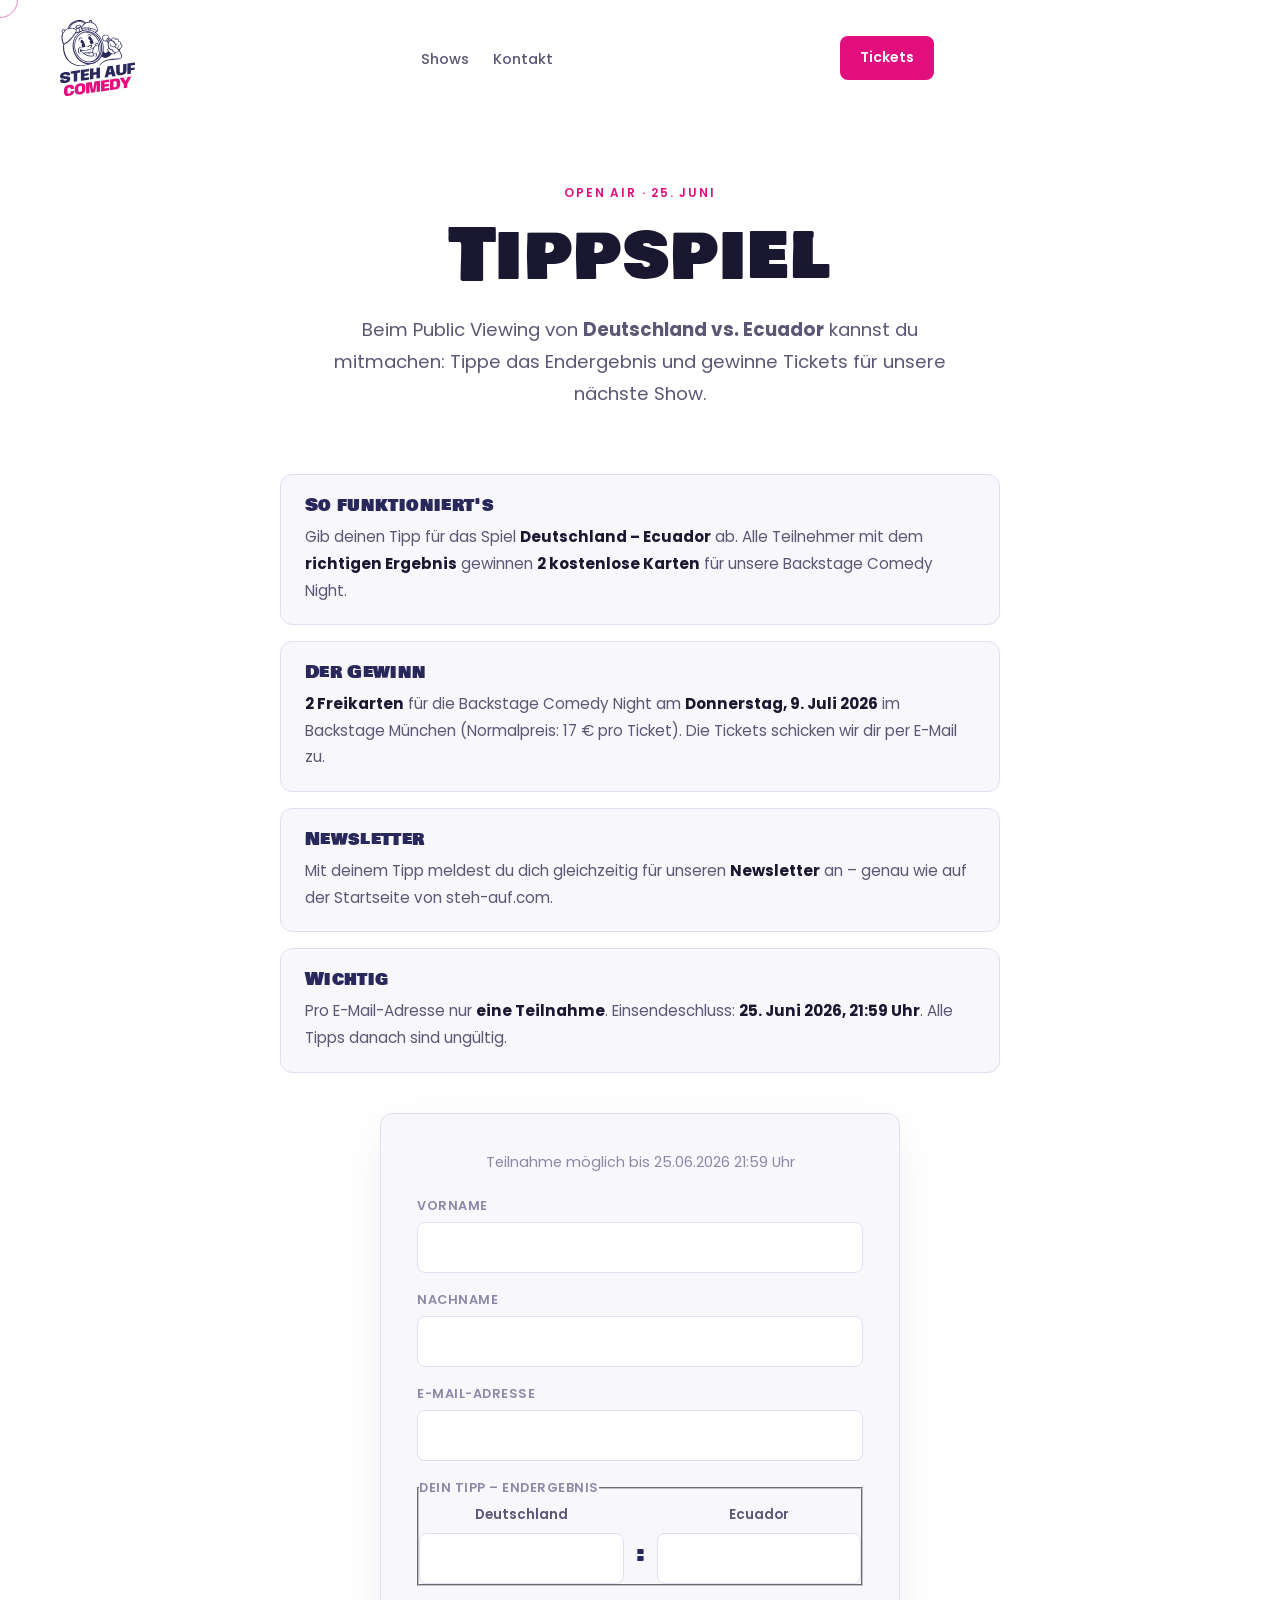
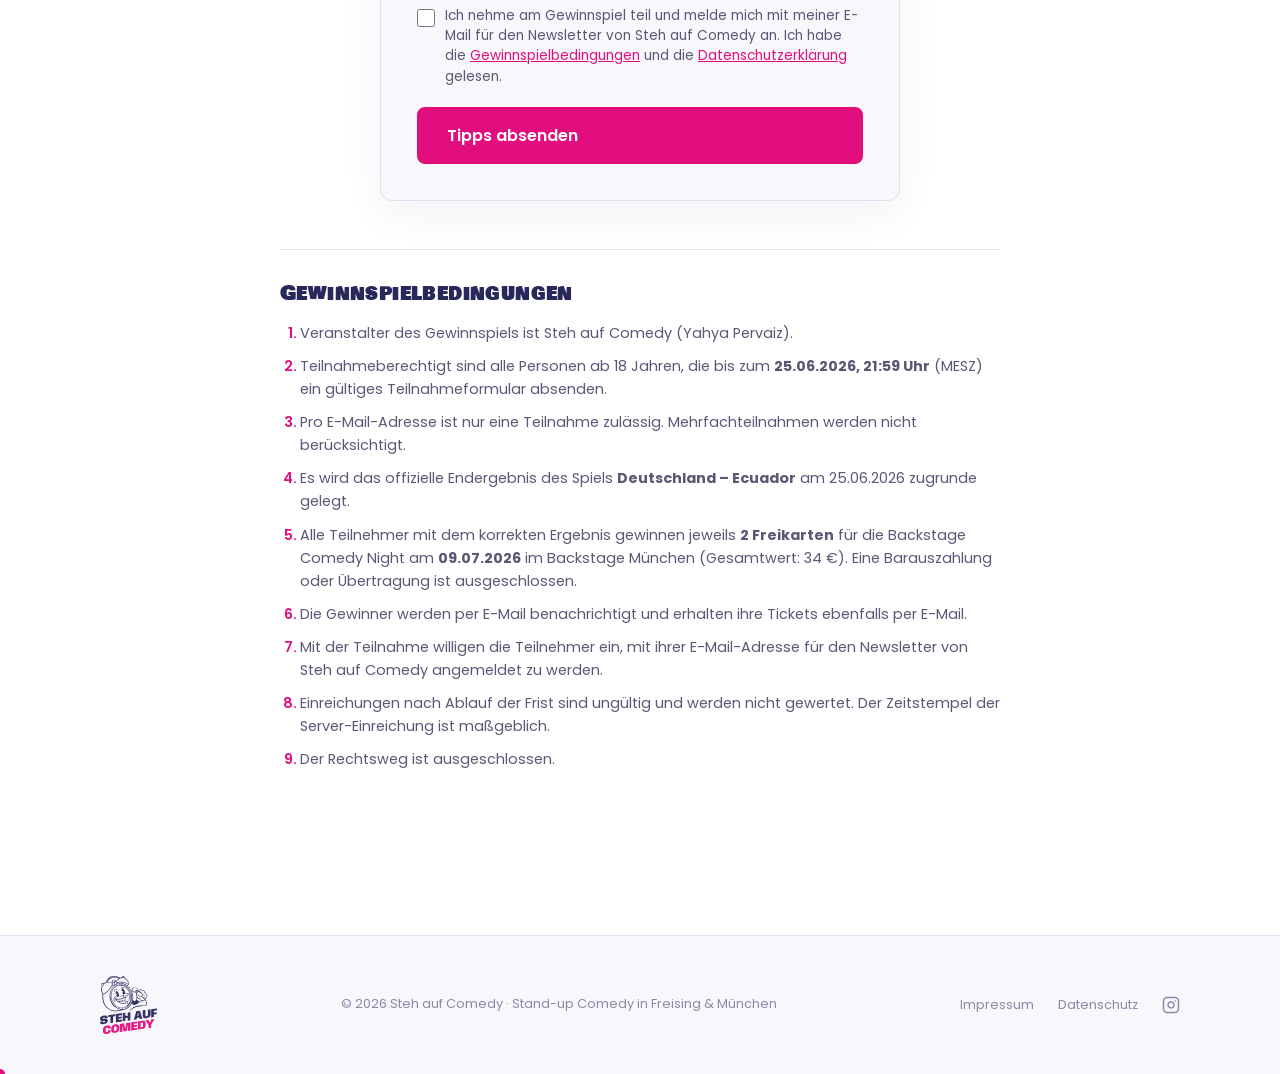
<file: tippspiel/index.html>
<!DOCTYPE html>
<html lang="de">
<head>
  <meta charset="UTF-8" />
  <meta name="viewport" content="width=device-width, initial-scale=1.0" />
  <meta name="google-site-verification" content="RNQCaI2sbqycPGZMomzW1a_IQJib-o7WfPEib8_KeLc" />
  <title>Tippspiel – Deutschland vs. Ecuador | Steh auf Comedy</title>
  <meta name="description" content="Tippe das Ergebnis von Deutschland gegen Ecuador und gewinne 2 Freikarten für unsere Backstage Comedy Night am 9. Juli in München." />
  <meta name="robots" content="noindex, follow" />
  <meta name="theme-color" content="#0f0f11" />
  <link rel="canonical" href="https://www.steh-auf.com/tippspiel/" />
  <meta property="og:title" content="Tippspiel – Steh auf Comedy" />
  <meta property="og:description" content="Tippe das Ergebnis von Deutschland vs. Ecuador und gewinne 2 Freikarten für die Backstage Comedy Night." />
  <meta property="og:url" content="https://www.steh-auf.com/tippspiel/" />
  <meta property="og:type" content="website" />
  <meta property="og:site_name" content="Steh auf Comedy" />
  <meta property="og:image" content="https://www.steh-auf.com/assets/hero.JPG" />
  <meta property="og:locale" content="de_DE" />
  <link rel="icon" href="../assets/logo.svg" type="image/svg+xml" />
  <link rel="apple-touch-icon" href="../assets/logo.svg" />
  <link rel="preconnect" href="https://fonts.googleapis.com" />
  <link rel="preconnect" href="https://fonts.gstatic.com" crossorigin />
  <link href="https://fonts.googleapis.com/css2?family=Bowlby+One+SC&family=Poppins:wght@300;400;500;600;700&display=swap" rel="stylesheet" />
  <link rel="stylesheet" href="../styles.css" />
  <link rel="stylesheet" href="../tippspiel.css" />
</head>
<body class="tippspiel-page">

  <nav class="nav" role="navigation" aria-label="Hauptnavigation">
    <div class="nav-inner">
      <a href="../index.html" class="nav-logo" aria-label="Steh auf Comedy – Startseite">
        <img src="../assets/logo.svg" alt="Steh auf Comedy Logo" width="51" height="52" />
      </a>
      <ul class="nav-links" role="list">
        <li class="nav-item"><a href="../index.html#shows">Shows</a></li>
        <li class="nav-item"><a href="../index.html#kontakt">Kontakt</a></li>
      </ul>
      <a href="../index.html#shows" class="nav-cta" aria-label="Tickets sichern">Tickets</a>
      <button type="button" class="nav-toggle" aria-label="Menü öffnen" aria-expanded="false">
        <span></span><span></span><span></span>
      </button>
    </div>
    <div class="nav-mobile" hidden>
      <ul role="list">
        <li><a href="../index.html#shows">Shows</a></li>
        <li><a href="../index.html#kontakt">Kontakt</a></li>
        <li><a href="../index.html#shows">Tickets</a></li>
      </ul>
    </div>
  </nav>

  <main>
    <section class="tippspiel-hero" aria-labelledby="tippspiel-heading">
      <div class="container">
        <span class="section-label">Open Air · 25. Juni</span>
        <h1 id="tippspiel-heading">Tippspiel</h1>
        <p class="tippspiel-hero-lead">
          Beim Public Viewing von <strong>Deutschland vs. Ecuador</strong> kannst du mitmachen:
          Tippe das Endergebnis und gewinne Tickets für unsere nächste Show.
        </p>
      </div>
    </section>

    <section class="container" aria-label="So funktioniert das Tippspiel">
      <div class="tippspiel-info">
        <div class="tippspiel-info-card">
          <h2>So funktioniert's</h2>
          <p>
            Gib deinen Tipp für das Spiel <strong>Deutschland – Ecuador</strong> ab.
            Alle Teilnehmer mit dem <strong>richtigen Ergebnis</strong> gewinnen
            <strong>2 kostenlose Karten</strong> für unsere Backstage Comedy Night.
          </p>
        </div>
        <div class="tippspiel-info-card">
          <h2>Der Gewinn</h2>
          <p>
            <strong>2 Freikarten</strong> für die Backstage Comedy Night am
            <strong>Donnerstag, 9. Juli 2026</strong> im Backstage München
            (Normalpreis: 17&nbsp;€ pro Ticket). Die Tickets schicken wir dir per E-Mail zu.
          </p>
        </div>
        <div class="tippspiel-info-card">
          <h2>Newsletter</h2>
          <p>
            Mit deinem Tipp meldest du dich gleichzeitig für unseren <strong>Newsletter</strong> an –
            genau wie auf der Startseite von steh-auf.com.
          </p>
        </div>
        <div class="tippspiel-info-card">
          <h2>Wichtig</h2>
          <p>
            Pro E-Mail-Adresse nur <strong>eine Teilnahme</strong>.
            Einsendeschluss: <strong>25. Juni 2026, 21:59 Uhr</strong>.
            Alle Tipps danach sind ungültig.
          </p>
        </div>
      </div>
    </section>

    <section class="tippspiel-form-section" aria-labelledby="form-heading">
      <div class="container">
        <div class="tippspiel-card">
          <p id="tippspielDeadline" class="tippspiel-deadline">Teilnahme möglich bis 25.06.2026 21:59 Uhr</p>

          <h2 id="form-heading" class="visually-hidden">Tipp abgeben</h2>

          <form id="tippspielForm" novalidate>
            <div class="tippspiel-field">
              <label class="tippspiel-label" for="tippspielFirstName">Vorname</label>
              <input class="tippspiel-input" type="text" id="tippspielFirstName" name="first_name" autocomplete="given-name" required maxlength="80" />
            </div>

            <div class="tippspiel-field">
              <label class="tippspiel-label" for="tippspielLastName">Nachname</label>
              <input class="tippspiel-input" type="text" id="tippspielLastName" name="last_name" autocomplete="family-name" required maxlength="80" />
            </div>

            <div class="tippspiel-field">
              <label class="tippspiel-label" for="tippspielEmail">E-Mail-Adresse</label>
              <input class="tippspiel-input" type="email" id="tippspielEmail" name="email" autocomplete="email" inputmode="email" required />
            </div>

            <fieldset class="tippspiel-field">
              <legend class="tippspiel-label">Dein Tipp – Endergebnis</legend>
              <div class="tippspiel-score-row">
                <div>
                  <div class="tippspiel-score-team">Deutschland</div>
                  <input class="tippspiel-input" type="number" id="tippspielDe" name="tip_de" min="0" max="20" inputmode="numeric" required aria-label="Tore Deutschland" />
                </div>
                <div class="tippspiel-score-sep" aria-hidden="true">:</div>
                <div>
                  <div class="tippspiel-score-team">Ecuador</div>
                  <input class="tippspiel-input" type="number" id="tippspielEc" name="tip_ec" min="0" max="20" inputmode="numeric" required aria-label="Tore Ecuador" />
                </div>
              </div>
            </fieldset>

            <label class="tippspiel-consent">
              <input type="checkbox" id="tippspielConsent" name="consent" required />
              <span>
                Ich nehme am Gewinnspiel teil und melde mich mit meiner E-Mail für den Newsletter von
                Steh auf Comedy an. Ich habe die
                <a href="#gewinnspielbedingungen">Gewinnspielbedingungen</a> und die
                <a href="../datenschutz.html" target="_blank" rel="noopener">Datenschutzerklärung</a> gelesen.
              </span>
            </label>

            <button type="submit" class="btn btn-primary tippspiel-submit">Tipps absenden</button>
            <p id="tippspielStatus" class="tippspiel-status" role="status" aria-live="polite" hidden></p>
          </form>

          <div id="tippspielSuccess" class="tippspiel-success" hidden>
            <div class="tippspiel-success-emoji" aria-hidden="true">⚽</div>
            <h3>Tipp eingereicht!</h3>
            <p class="tippspiel-success-text">Dein Tipp ist eingegangen. Wir melden uns per E-Mail, wenn du gewonnen hast.</p>
          </div>
        </div>

        <div class="tippspiel-terms" id="gewinnspielbedingungen">
          <h2>Gewinnspielbedingungen</h2>
          <ol>
            <li>Veranstalter des Gewinnspiels ist Steh auf Comedy (Yahya Pervaiz).</li>
            <li>Teilnahmeberechtigt sind alle Personen ab 18 Jahren, die bis zum <strong>25.06.2026, 21:59 Uhr</strong> (MESZ) ein gültiges Teilnahmeformular absenden.</li>
            <li>Pro E-Mail-Adresse ist nur eine Teilnahme zulässig. Mehrfachteilnahmen werden nicht berücksichtigt.</li>
            <li>Es wird das offizielle Endergebnis des Spiels <strong>Deutschland – Ecuador</strong> am 25.06.2026 zugrunde gelegt.</li>
            <li>Alle Teilnehmer mit dem korrekten Ergebnis gewinnen jeweils <strong>2 Freikarten</strong> für die Backstage Comedy Night am <strong>09.07.2026</strong> im Backstage München (Gesamtwert: 34&nbsp;€). Eine Barauszahlung oder Übertragung ist ausgeschlossen.</li>
            <li>Die Gewinner werden per E-Mail benachrichtigt und erhalten ihre Tickets ebenfalls per E-Mail.</li>
            <li>Mit der Teilnahme willigen die Teilnehmer ein, mit ihrer E-Mail-Adresse für den Newsletter von Steh auf Comedy angemeldet zu werden.</li>
            <li>Einreichungen nach Ablauf der Frist sind ungültig und werden nicht gewertet. Der Zeitstempel der Server-Einreichung ist maßgeblich.</li>
            <li>Der Rechtsweg ist ausgeschlossen.</li>
          </ol>
        </div>
      </div>
    </section>
  </main>

  <footer class="footer" aria-label="Footer">
    <div class="container">
      <div class="footer-inner">
        <a href="../index.html" class="footer-logo" aria-label="Steh auf Comedy – Startseite">
          <img src="../assets/logo.svg" alt="Steh auf Comedy" width="41" height="42" />
        </a>
        <p class="footer-center">© 2026 Steh auf Comedy · Stand-up Comedy in Freising &amp; München</p>
        <nav class="footer-links" aria-label="Footer-Navigation">
          <a href="../impressum.html">Impressum</a>
          <a href="../datenschutz.html">Datenschutz</a>
          <a href="https://www.instagram.com/steh_auf_comedy/" target="_blank" rel="noopener noreferrer" class="footer-instagram" aria-label="Instagram">
            <svg width="18" height="18" viewBox="0 0 24 24" fill="none" stroke="currentColor" stroke-width="2" stroke-linecap="round" stroke-linejoin="round" aria-hidden="true"><rect x="2" y="2" width="20" height="20" rx="5" ry="5"/><path d="M16 11.37A4 4 0 1 1 12.63 8 4 4 0 0 1 16 11.37z"/><line x1="17.5" y1="6.5" x2="17.51" y2="6.5"/></svg>
          </a>
        </nav>
      </div>
    </div>
  </footer>

  <script src="../main.js" defer></script>
  <script src="../tippspiel.js" defer></script>
</body>
</html>
</file>
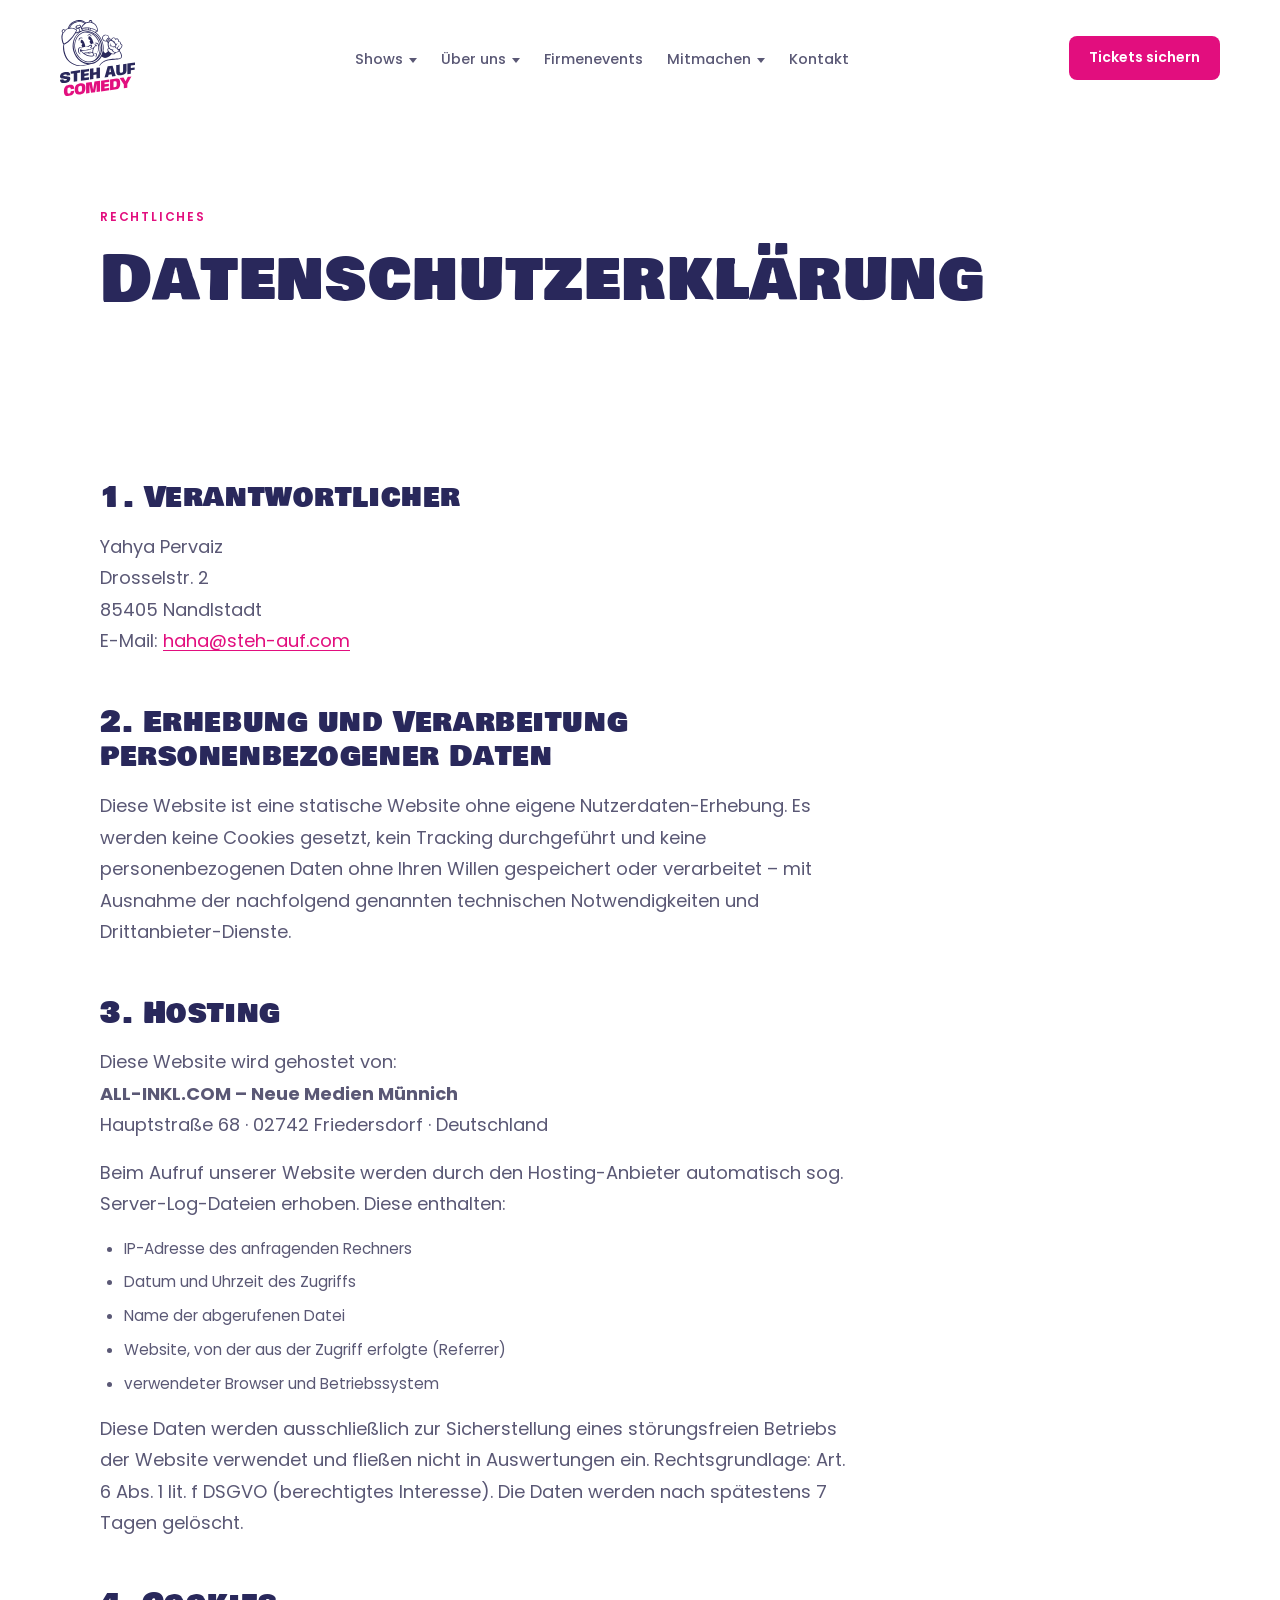
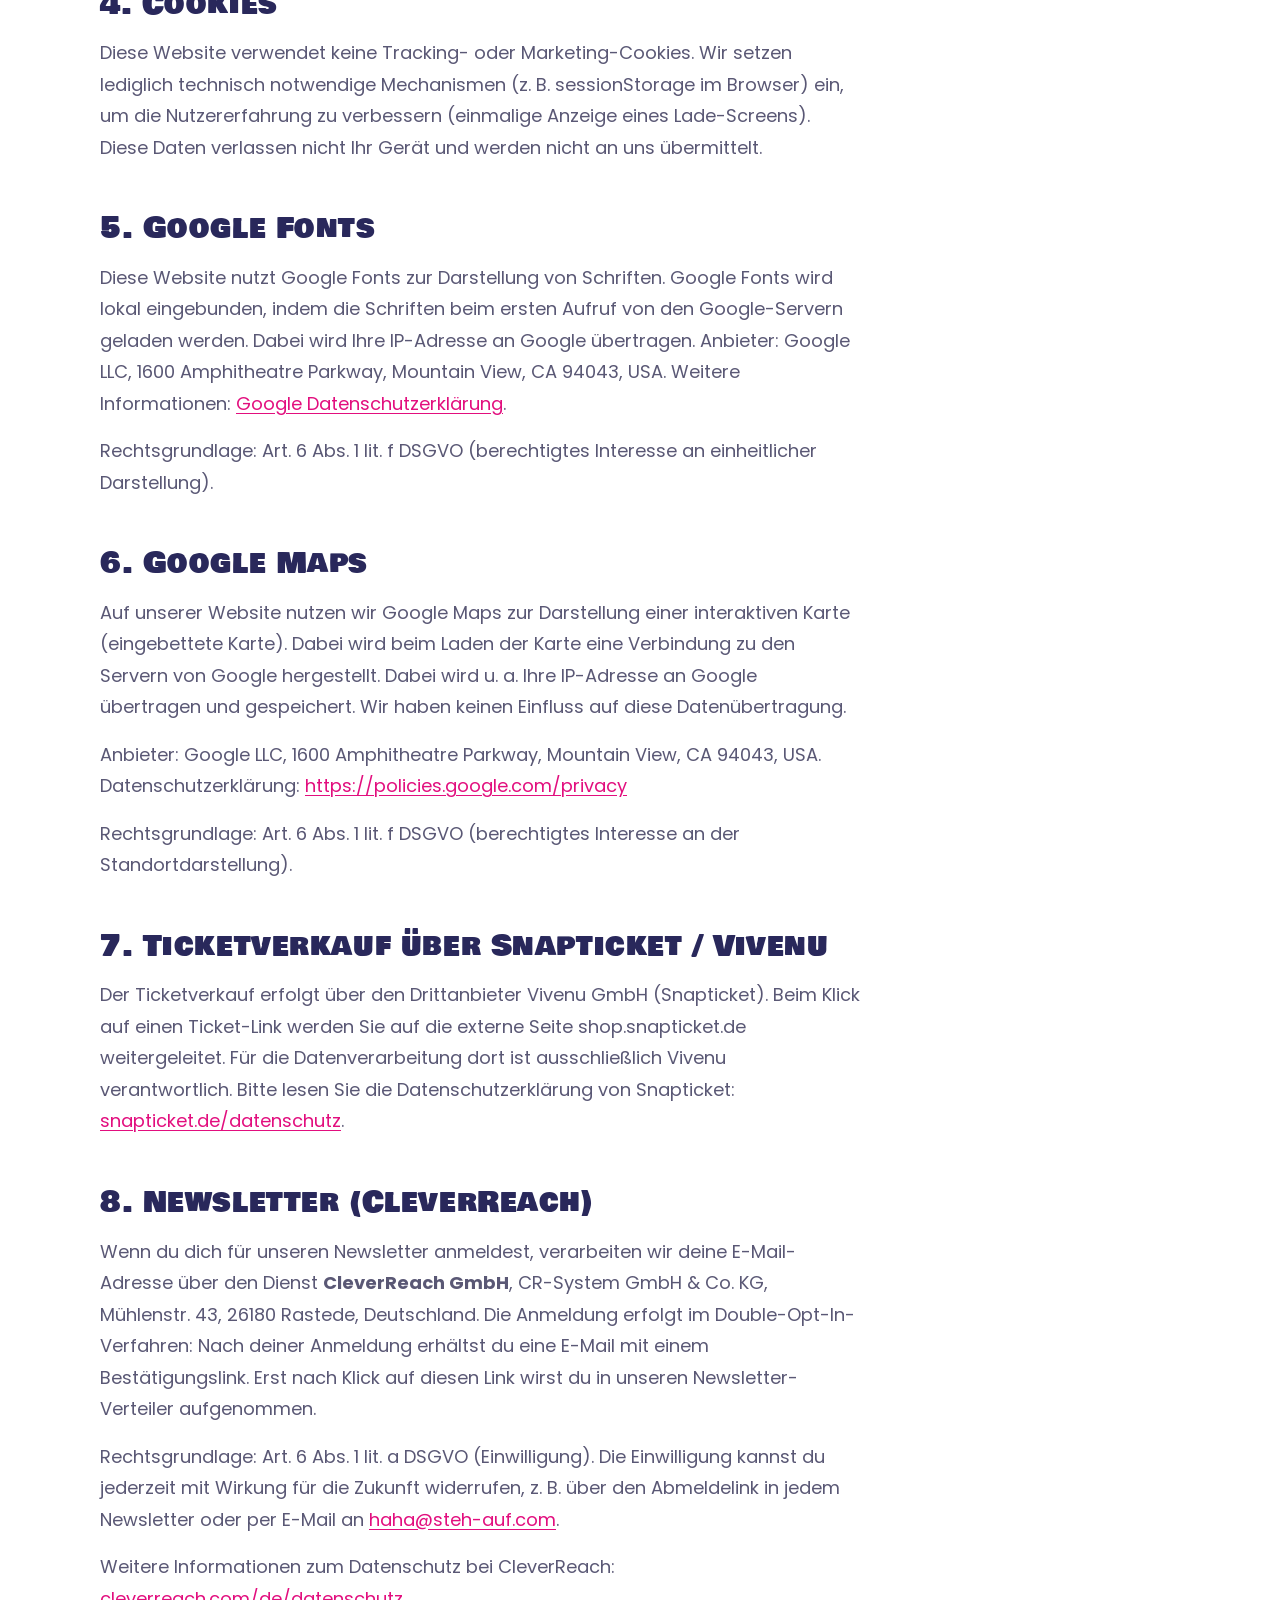
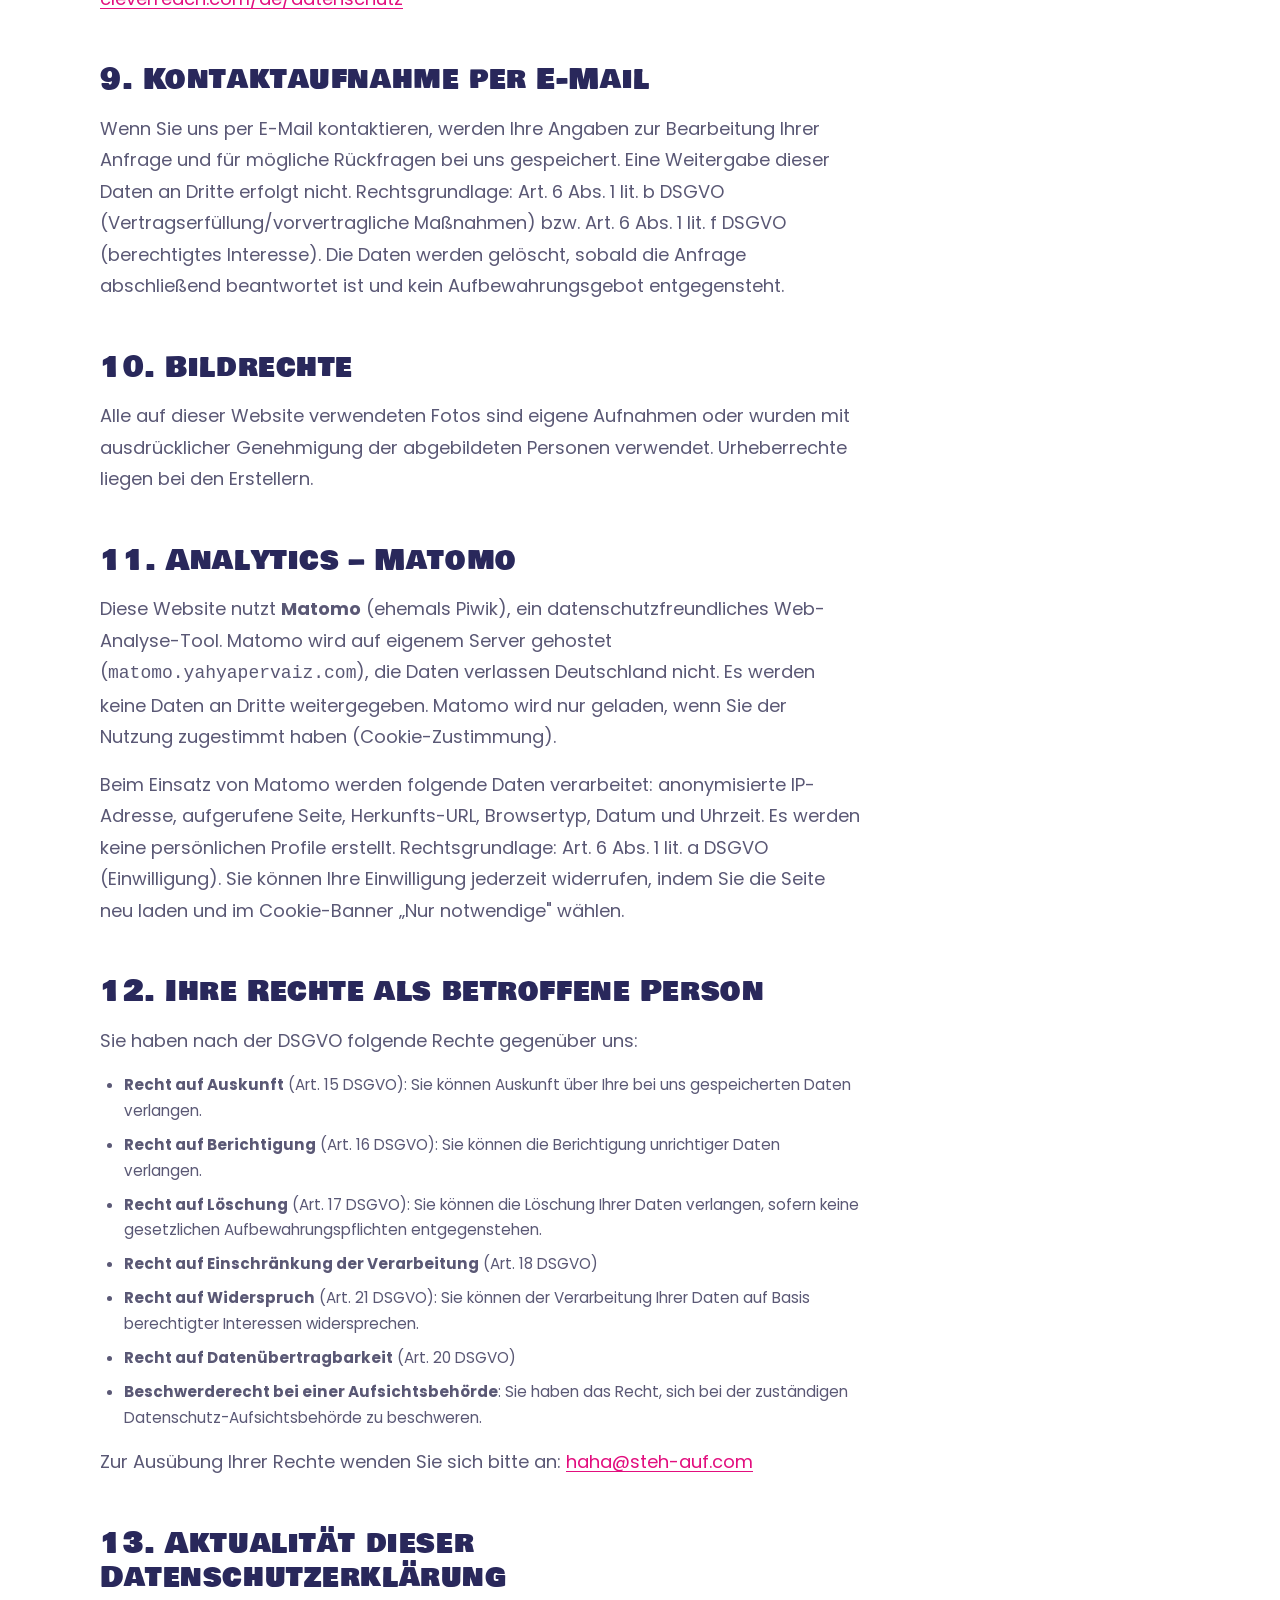
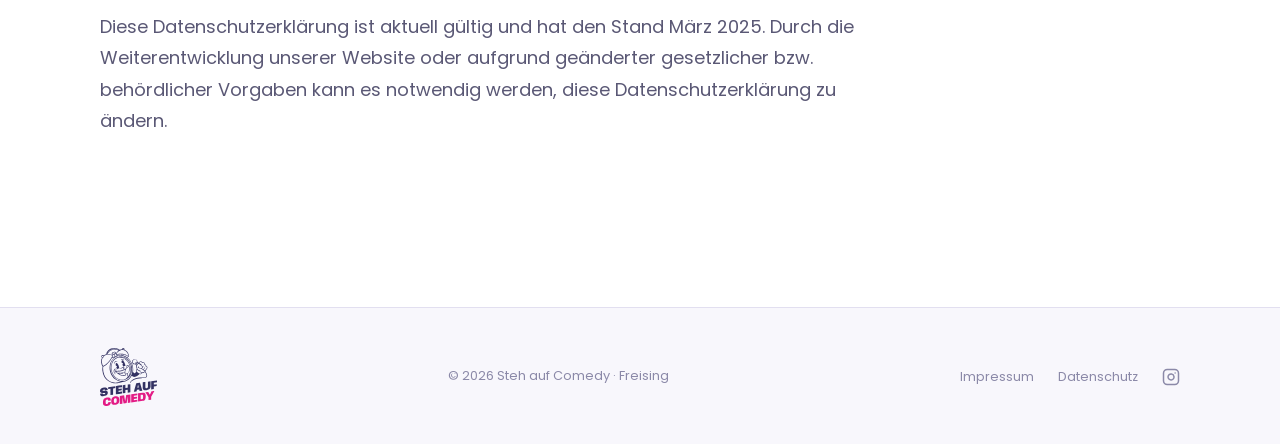
<file: datenschutz.html>
<!DOCTYPE html>
<html lang="de">
<head>
  <meta charset="UTF-8" />
  <meta name="viewport" content="width=device-width, initial-scale=1.0" />
  <meta name="google-site-verification" content="RNQCaI2sbqycPGZMomzW1a_IQJib-o7WfPEib8_KeLc" />
  <meta name="facebook-domain-verification" content="518kuqm51qgpyykuax7sc9jk19cipj" />

  <title>Datenschutz | Steh auf Comedy</title>
  <meta name="description" content="Datenschutzerklärung der Steh auf Comedy München gemäß DSGVO." />
  <meta name="robots" content="noindex, follow" />
  <link rel="canonical" href="datenschutz.html" />

  <!-- Fonts -->
  <link rel="preconnect" href="https://fonts.googleapis.com" />
  <link rel="preconnect" href="https://fonts.gstatic.com" crossorigin />
  <link href="https://fonts.googleapis.com/css2?family=Bowlby+One+SC&family=Poppins:wght@300;400;500;600;700&display=swap" rel="stylesheet" />

  <link rel="icon" href="assets/logo.svg" type="image/svg+xml" />
  <link rel="icon" href="assets/logo.svg" sizes="any" />

  <link rel="stylesheet" href="styles.css" />
  <!-- Matomo -->
  <script>
    var _paq = window._paq = window._paq || [];
    /* tracker methods like "setCustomDimension" should be called before "trackPageView" */
    _paq.push(['trackPageView']);
    _paq.push(['enableLinkTracking']);
    (function() {
      var u="//matomo.kasperdev.de/";
      _paq.push(['setTrackerUrl', u+'matomo.php']);
      _paq.push(['setSiteId', '258']);
      var d=document, g=d.createElement('script'), s=d.getElementsByTagName('script')[0];
      g.async=true; g.src=u+'matomo.js'; s.parentNode.insertBefore(g,s);
    })();
  </script>
  <!-- End Matomo Code -->
</head>
<body>

  <!-- NAVIGATION -->
  <nav class="nav scrolled" role="navigation" aria-label="Hauptnavigation">
    <div class="nav-inner">
      <a href="index.html" class="nav-logo" aria-label="Steh auf Comedy – Startseite">
        <img src="assets/logo.svg" alt="Steh auf Comedy Logo" width="51" height="52" />
      </a>

      <ul class="nav-links" role="list">
        <li class="nav-item nav-has-dropdown">
          <button type="button" class="nav-dropdown-trigger" aria-expanded="false" aria-haspopup="true">Shows</button>
          <ul class="nav-dropdown" role="list">
            <li><a href="index.html#shows">Nächste Termine</a></li>
            <li><a href="index.html#bisherige-shows">Bisherige Shows</a></li>
            <li><a href="galerie.html">Galerie</a></li>
          </ul>
        </li>
        <li class="nav-item nav-has-dropdown">
          <button type="button" class="nav-dropdown-trigger" aria-expanded="false" aria-haspopup="true">Über uns</button>
          <ul class="nav-dropdown" role="list">
            <li><a href="index.html#ueber-uns">Die Show</a></li>
            <li><a href="index.html#team">Team</a></li>
            <li><a href="index.html#supporter">Supporter</a></li>
            <li><a href="index.html#faq">FAQ</a></li>
          </ul>
        </li>
        <li class="nav-item"><a href="firmenevents/index.html">Firmenevents</a></li>
        <li class="nav-item nav-has-dropdown">
          <button type="button" class="nav-dropdown-trigger" aria-expanded="false" aria-haspopup="true">Mitmachen</button>
          <ul class="nav-dropdown" role="list">
            <li><a href="index.html#mitmachen">Auf die Bühne</a></li>
            <li><a href="comedy-knigge/index.html">Comedy Knigge</a></li>
          </ul>
        </li>
        <li class="nav-item"><a href="index.html#kontakt">Kontakt</a></li>
      </ul>

      <a href="index.html#shows" class="nav-cta">Tickets sichern</a>

      <button class="nav-hamburger" aria-label="Menü öffnen" aria-expanded="false">
        <span></span>
        <span></span>
        <span></span>
      </button>
    </div>
  </nav>

  <!-- MOBILE OVERLAY -->
  <div class="nav-overlay" aria-hidden="true">
    <div class="nav-overlay-group">
      <span class="nav-overlay-label">Shows</span>
      <a href="index.html#shows">Nächste Termine</a>
      <a href="index.html#bisherige-shows">Bisherige Shows</a>
      <a href="galerie.html">Galerie</a>
    </div>
    <div class="nav-overlay-group">
      <span class="nav-overlay-label">Über uns</span>
      <a href="index.html#ueber-uns">Die Show</a>
      <a href="index.html#team">Team</a>
      <a href="index.html#supporter">Supporter</a>
      <a href="index.html#faq">FAQ</a>
    </div>
    <a href="firmenevents/index.html" class="nav-overlay-top">Firmenevents</a>
    <div class="nav-overlay-group">
      <span class="nav-overlay-label">Mitmachen</span>
      <a href="index.html#mitmachen">Auf die Bühne</a>
      <a href="comedy-knigge/index.html">Comedy Knigge</a>
    </div>
    <a href="index.html#kontakt" class="nav-overlay-top">Kontakt</a>
    <a href="index.html#shows" class="nav-cta-overlay">Tickets sichern</a>
  </div>

  <main>
    <div class="inner-hero">
      <div class="container">
        <span class="section-label">Rechtliches</span>
        <h1>Datenschutzerklärung</h1>
      </div>
    </div>

    <div class="container">
      <div class="prose">

        <h2>1. Verantwortlicher</h2>
        <p>
          Yahya Pervaiz<br />
          Drosselstr. 2<br />
          85405 Nandlstadt<br />
          E-Mail: <a href="mailto:haha@steh-auf.com">haha@steh-auf.com</a>
        </p>

        <h2>2. Erhebung und Verarbeitung personenbezogener Daten</h2>
        <p>
          Diese Website ist eine statische Website ohne eigene Nutzerdaten-Erhebung. Es werden keine Cookies gesetzt, kein Tracking durchgeführt und keine personenbezogenen Daten ohne Ihren Willen gespeichert oder verarbeitet – mit Ausnahme der nachfolgend genannten technischen Notwendigkeiten und Drittanbieter-Dienste.
        </p>

        <h2>3. Hosting</h2>
        <p>
          Diese Website wird gehostet von:<br />
          <strong>ALL-INKL.COM – Neue Medien Münnich</strong><br />
          Hauptstraße 68 · 02742 Friedersdorf · Deutschland
        </p>
        <p>
          Beim Aufruf unserer Website werden durch den Hosting-Anbieter automatisch sog. Server-Log-Dateien erhoben. Diese enthalten:
        </p>
        <ul>
          <li>IP-Adresse des anfragenden Rechners</li>
          <li>Datum und Uhrzeit des Zugriffs</li>
          <li>Name der abgerufenen Datei</li>
          <li>Website, von der aus der Zugriff erfolgte (Referrer)</li>
          <li>verwendeter Browser und Betriebssystem</li>
        </ul>
        <p>
          Diese Daten werden ausschließlich zur Sicherstellung eines störungsfreien Betriebs der Website verwendet und fließen nicht in Auswertungen ein. Rechtsgrundlage: Art. 6 Abs. 1 lit. f DSGVO (berechtigtes Interesse). Die Daten werden nach spätestens 7 Tagen gelöscht.
        </p>

        <h2>4. Cookies</h2>
        <p>
          Diese Website verwendet keine Tracking- oder Marketing-Cookies. Wir setzen lediglich technisch notwendige Mechanismen (z. B. sessionStorage im Browser) ein, um die Nutzererfahrung zu verbessern (einmalige Anzeige eines Lade-Screens). Diese Daten verlassen nicht Ihr Gerät und werden nicht an uns übermittelt.
        </p>

        <h2>5. Google Fonts</h2>
        <p>
          Diese Website nutzt Google Fonts zur Darstellung von Schriften. Google Fonts wird lokal eingebunden, indem die Schriften beim ersten Aufruf von den Google-Servern geladen werden. Dabei wird Ihre IP-Adresse an Google übertragen. Anbieter: Google LLC, 1600 Amphitheatre Parkway, Mountain View, CA 94043, USA. Weitere Informationen: <a href="https://policies.google.com/privacy" target="_blank" rel="noopener noreferrer">Google Datenschutzerklärung</a>.
        </p>
        <p>
          Rechtsgrundlage: Art. 6 Abs. 1 lit. f DSGVO (berechtigtes Interesse an einheitlicher Darstellung).
        </p>

        <h2>6. Google Maps</h2>
        <p>
          Auf unserer Website nutzen wir Google Maps zur Darstellung einer interaktiven Karte (eingebettete Karte). Dabei wird beim Laden der Karte eine Verbindung zu den Servern von Google hergestellt. Dabei wird u. a. Ihre IP-Adresse an Google übertragen und gespeichert. Wir haben keinen Einfluss auf diese Datenübertragung.
        </p>
        <p>
          Anbieter: Google LLC, 1600 Amphitheatre Parkway, Mountain View, CA 94043, USA.<br />
          Datenschutzerklärung: <a href="https://policies.google.com/privacy" target="_blank" rel="noopener noreferrer">https://policies.google.com/privacy</a>
        </p>
        <p>
          Rechtsgrundlage: Art. 6 Abs. 1 lit. f DSGVO (berechtigtes Interesse an der Standortdarstellung).
        </p>

        <h2>7. Ticketverkauf über Snapticket / Vivenu</h2>
        <p>
          Der Ticketverkauf erfolgt über den Drittanbieter Vivenu GmbH (Snapticket). Beim Klick auf einen Ticket-Link werden Sie auf die externe Seite shop.snapticket.de weitergeleitet. Für die Datenverarbeitung dort ist ausschließlich Vivenu verantwortlich. Bitte lesen Sie die Datenschutzerklärung von Snapticket: <a href="https://snapticket.de/datenschutz" target="_blank" rel="noopener noreferrer">snapticket.de/datenschutz</a>.
        </p>

        <h2>8. Newsletter (CleverReach)</h2>
        <p id="cleverreach">
          Wenn du dich für unseren Newsletter anmeldest, verarbeiten wir deine E-Mail-Adresse über den Dienst
          <strong>CleverReach GmbH</strong>, CR-System GmbH &amp; Co. KG, Mühlenstr. 43, 26180 Rastede, Deutschland.
          Die Anmeldung erfolgt im Double-Opt-In-Verfahren: Nach deiner Anmeldung erhältst du eine E-Mail mit einem Bestätigungslink.
          Erst nach Klick auf diesen Link wirst du in unseren Newsletter-Verteiler aufgenommen.
        </p>
        <p>
          Rechtsgrundlage: Art. 6 Abs. 1 lit. a DSGVO (Einwilligung). Die Einwilligung kannst du jederzeit mit Wirkung für die Zukunft widerrufen,
          z. B. über den Abmeldelink in jedem Newsletter oder per E-Mail an
          <a href="mailto:haha@steh-auf.com">haha@steh-auf.com</a>.
        </p>
        <p>
          Weitere Informationen zum Datenschutz bei CleverReach:
          <a href="https://www.cleverreach.com/de/datenschutz/" target="_blank" rel="noopener noreferrer">cleverreach.com/de/datenschutz</a>
        </p>

        <h2>9. Kontaktaufnahme per E-Mail</h2>
        <p>
          Wenn Sie uns per E-Mail kontaktieren, werden Ihre Angaben zur Bearbeitung Ihrer Anfrage und für mögliche Rückfragen bei uns gespeichert. Eine Weitergabe dieser Daten an Dritte erfolgt nicht. Rechtsgrundlage: Art. 6 Abs. 1 lit. b DSGVO (Vertragserfüllung/vorvertragliche Maßnahmen) bzw. Art. 6 Abs. 1 lit. f DSGVO (berechtigtes Interesse). Die Daten werden gelöscht, sobald die Anfrage abschließend beantwortet ist und kein Aufbewahrungsgebot entgegensteht.
        </p>

        <h2>10. Bildrechte</h2>
        <p>
          Alle auf dieser Website verwendeten Fotos sind eigene Aufnahmen oder wurden mit ausdrücklicher Genehmigung der abgebildeten Personen verwendet. Urheberrechte liegen bei den Erstellern.
        </p>

        <h2>11. Analytics – Matomo</h2>
        <p>
          Diese Website nutzt <strong>Matomo</strong> (ehemals Piwik), ein datenschutzfreundliches Web-Analyse-Tool. Matomo wird auf eigenem Server gehostet (<code>matomo.yahyapervaiz.com</code>), die Daten verlassen Deutschland nicht. Es werden keine Daten an Dritte weitergegeben. Matomo wird nur geladen, wenn Sie der Nutzung zugestimmt haben (Cookie-Zustimmung).
        </p>
        <p>
          Beim Einsatz von Matomo werden folgende Daten verarbeitet: anonymisierte IP-Adresse, aufgerufene Seite, Herkunfts-URL, Browsertyp, Datum und Uhrzeit. Es werden keine persönlichen Profile erstellt. Rechtsgrundlage: Art. 6 Abs. 1 lit. a DSGVO (Einwilligung). Sie können Ihre Einwilligung jederzeit widerrufen, indem Sie die Seite neu laden und im Cookie-Banner „Nur notwendige" wählen.
        </p>

        <h2>12. Ihre Rechte als betroffene Person</h2>
        <p>Sie haben nach der DSGVO folgende Rechte gegenüber uns:</p>
        <ul>
          <li><strong>Recht auf Auskunft</strong> (Art. 15 DSGVO): Sie können Auskunft über Ihre bei uns gespeicherten Daten verlangen.</li>
          <li><strong>Recht auf Berichtigung</strong> (Art. 16 DSGVO): Sie können die Berichtigung unrichtiger Daten verlangen.</li>
          <li><strong>Recht auf Löschung</strong> (Art. 17 DSGVO): Sie können die Löschung Ihrer Daten verlangen, sofern keine gesetzlichen Aufbewahrungspflichten entgegenstehen.</li>
          <li><strong>Recht auf Einschränkung der Verarbeitung</strong> (Art. 18 DSGVO)</li>
          <li><strong>Recht auf Widerspruch</strong> (Art. 21 DSGVO): Sie können der Verarbeitung Ihrer Daten auf Basis berechtigter Interessen widersprechen.</li>
          <li><strong>Recht auf Datenübertragbarkeit</strong> (Art. 20 DSGVO)</li>
          <li><strong>Beschwerderecht bei einer Aufsichtsbehörde</strong>: Sie haben das Recht, sich bei der zuständigen Datenschutz-Aufsichtsbehörde zu beschweren.</li>
        </ul>
        <p>
          Zur Ausübung Ihrer Rechte wenden Sie sich bitte an: <a href="mailto:haha@steh-auf.com">haha@steh-auf.com</a>
        </p>

        <h2>13. Aktualität dieser Datenschutzerklärung</h2>
        <p>
          Diese Datenschutzerklärung ist aktuell gültig und hat den Stand März 2025. Durch die Weiterentwicklung unserer Website oder aufgrund geänderter gesetzlicher bzw. behördlicher Vorgaben kann es notwendig werden, diese Datenschutzerklärung zu ändern.
        </p>

      </div>
    </div>
  </main>

  <!-- FOOTER -->
  <footer class="footer" aria-label="Footer">
    <div class="container">
      <div class="footer-inner">
        <a href="index.html" class="footer-logo" aria-label="Steh auf Comedy – Startseite">
          <img src="assets/logo.svg" alt="Steh auf Comedy" width="41" height="42" />
        </a>

        <p class="footer-center">
          © 2026 Steh auf Comedy · Freising
        </p>

        <nav class="footer-links" aria-label="Footer-Navigation">
          <a href="impressum.html">Impressum</a>
          <a href="datenschutz.html">Datenschutz</a>
          <a
            href="https://www.instagram.com/steh_auf_comedy/"
            target="_blank"
            rel="noopener noreferrer"
            class="footer-instagram"
            aria-label="Instagram"
          >
            <svg width="18" height="18" viewBox="0 0 24 24" fill="none" stroke="currentColor" stroke-width="2" stroke-linecap="round" stroke-linejoin="round" aria-hidden="true"><rect x="2" y="2" width="20" height="20" rx="5" ry="5"/><path d="M16 11.37A4 4 0 1 1 12.63 8 4 4 0 0 1 16 11.37z"/><line x1="17.5" y1="6.5" x2="17.51" y2="6.5"/></svg>
          </a>
        </nav>
      </div>
    </div>
  </footer>

  <script>
    const navDropdownItems = document.querySelectorAll('.nav-has-dropdown');
    navDropdownItems.forEach(item => {
      const trigger = item.querySelector('.nav-dropdown-trigger');
      if (!trigger) return;
      trigger.addEventListener('click', (e) => {
        e.stopPropagation();
        const isOpen = item.classList.contains('open');
        navDropdownItems.forEach(other => {
          other.classList.remove('open');
          other.querySelector('.nav-dropdown-trigger')?.setAttribute('aria-expanded', 'false');
        });
        if (!isOpen) {
          item.classList.add('open');
          trigger.setAttribute('aria-expanded', 'true');
        }
      });
    });
    document.addEventListener('click', () => {
      navDropdownItems.forEach(item => {
        item.classList.remove('open');
        item.querySelector('.nav-dropdown-trigger')?.setAttribute('aria-expanded', 'false');
      });
    });
    document.querySelectorAll('.nav-dropdown').forEach(menu => {
      menu.addEventListener('click', e => e.stopPropagation());
    });

    const nav = document.querySelector('.nav');
    window.addEventListener('scroll', () => nav.classList.toggle('scrolled', window.scrollY > 60), { passive: true });

    const hamburger = document.querySelector('.nav-hamburger');
    const overlay = document.querySelector('.nav-overlay');
    if (hamburger && overlay) {
      hamburger.addEventListener('click', () => {
        const isOpen = overlay.classList.toggle('open');
        hamburger.classList.toggle('open', isOpen);
        document.body.style.overflow = isOpen ? 'hidden' : '';
      });
      overlay.querySelectorAll('a').forEach(link => {
        link.addEventListener('click', () => {
          overlay.classList.remove('open');
          hamburger.classList.remove('open');
          document.body.style.overflow = '';
        });
      });
    }
  </script>
</body>
</html>
</file>
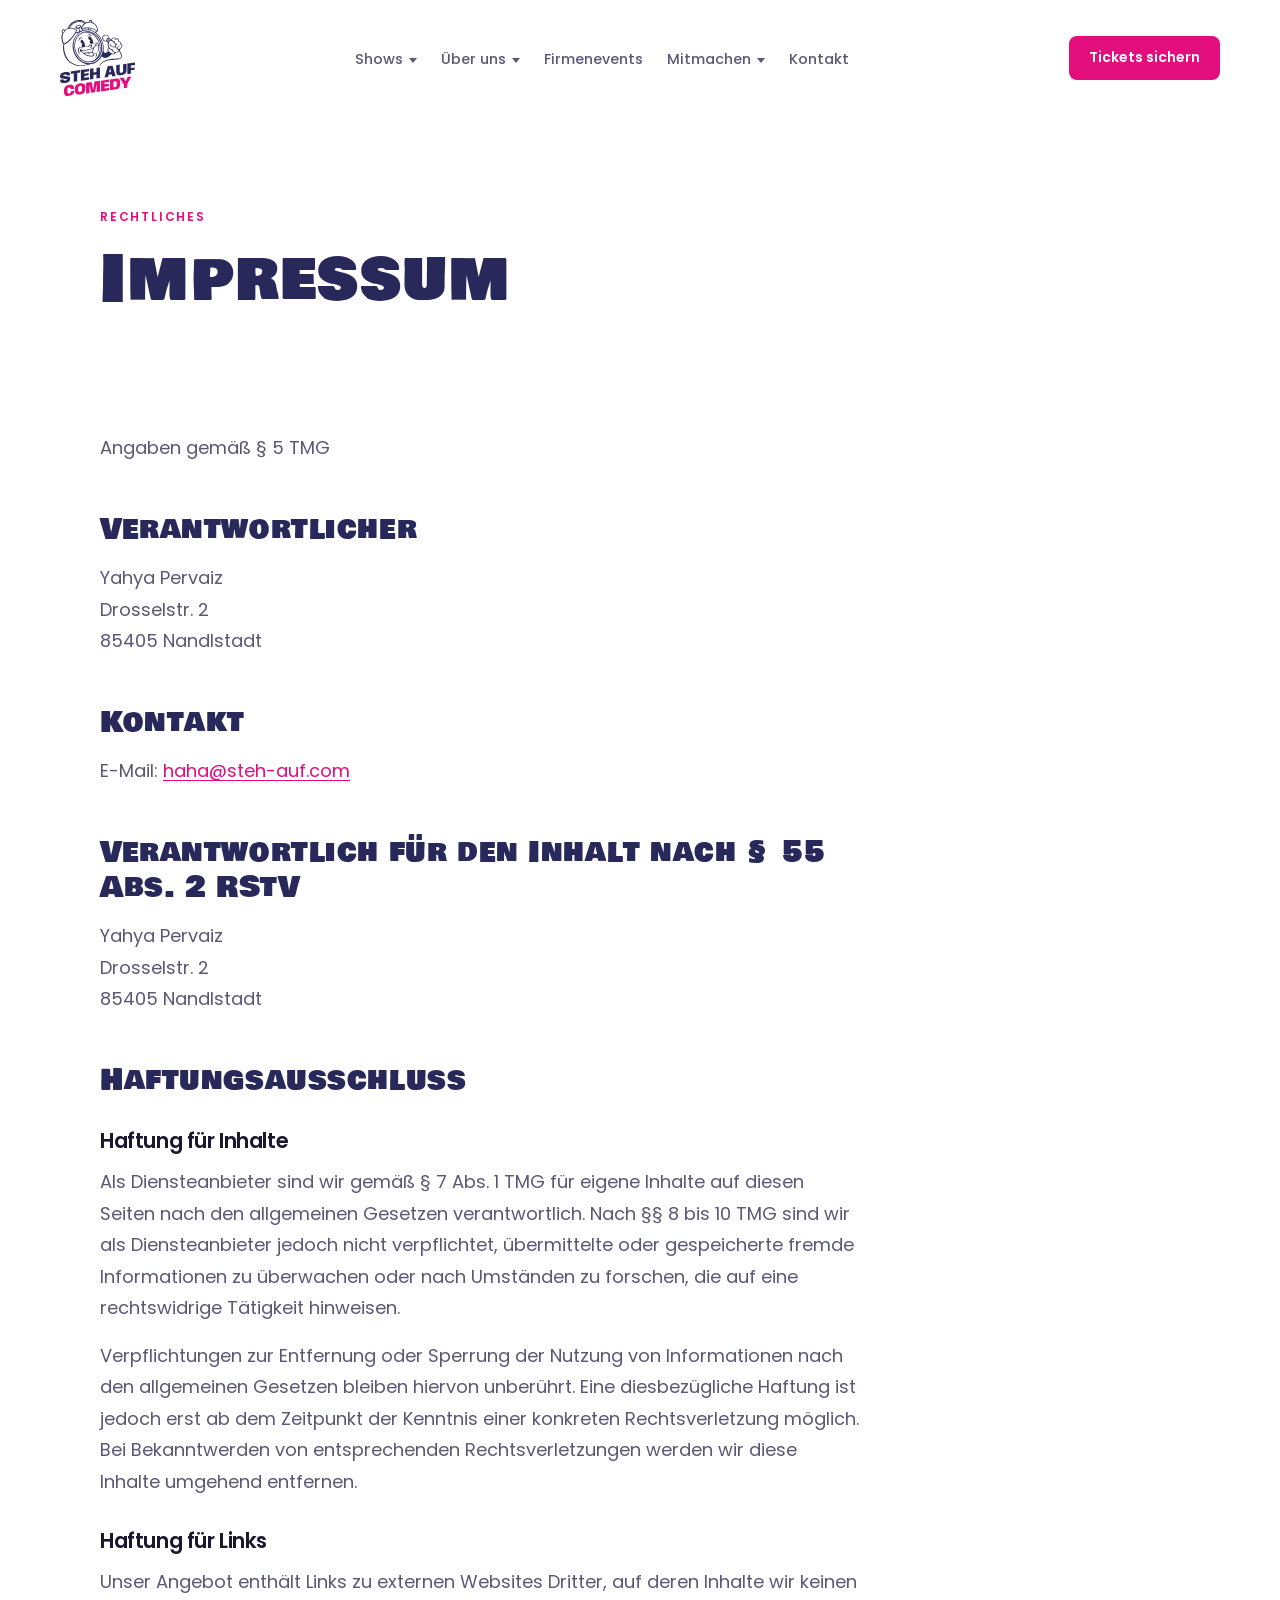
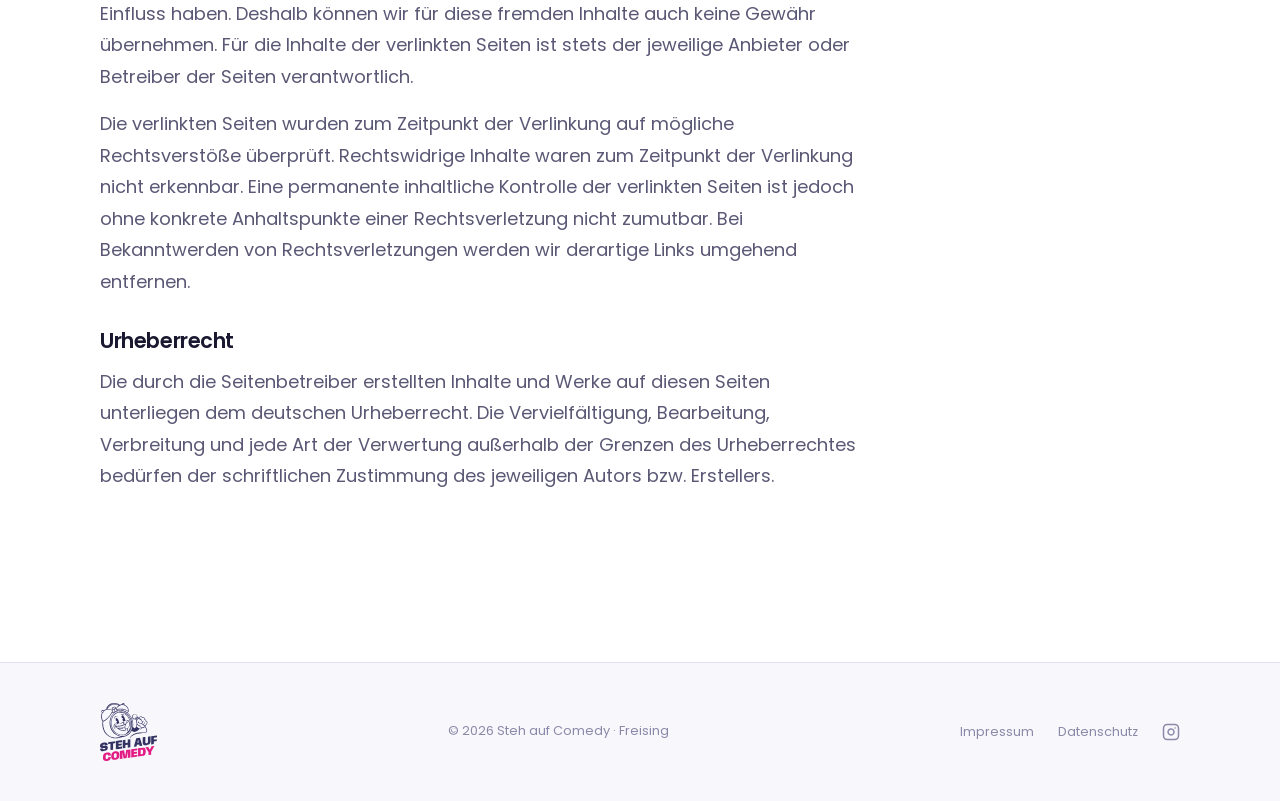
<file: impressum.html>
<!DOCTYPE html>
<html lang="de">
<head>
  <meta charset="UTF-8" />
  <meta name="viewport" content="width=device-width, initial-scale=1.0" />
  <meta name="google-site-verification" content="RNQCaI2sbqycPGZMomzW1a_IQJib-o7WfPEib8_KeLc" />
  <meta name="facebook-domain-verification" content="518kuqm51qgpyykuax7sc9jk19cipj" />

  <title>Impressum | Steh auf Comedy</title>
  <meta name="description" content="Impressum der Steh auf Comedy München – Angaben gemäß § 5 TMG." />
  <meta name="robots" content="noindex, follow" />
  <link rel="canonical" href="impressum.html" />

  <!-- Fonts -->
  <link rel="preconnect" href="https://fonts.googleapis.com" />
  <link rel="preconnect" href="https://fonts.gstatic.com" crossorigin />
  <link href="https://fonts.googleapis.com/css2?family=Bowlby+One+SC&family=Poppins:wght@300;400;500;600;700&display=swap" rel="stylesheet" />

  <link rel="icon" href="assets/logo.svg" type="image/svg+xml" />
  <link rel="icon" href="assets/logo.svg" sizes="any" />

  <link rel="stylesheet" href="styles.css" />
  <!-- Matomo -->
  <script>
    var _paq = window._paq = window._paq || [];
    /* tracker methods like "setCustomDimension" should be called before "trackPageView" */
    _paq.push(['trackPageView']);
    _paq.push(['enableLinkTracking']);
    (function() {
      var u="//matomo.kasperdev.de/";
      _paq.push(['setTrackerUrl', u+'matomo.php']);
      _paq.push(['setSiteId', '258']);
      var d=document, g=d.createElement('script'), s=d.getElementsByTagName('script')[0];
      g.async=true; g.src=u+'matomo.js'; s.parentNode.insertBefore(g,s);
    })();
  </script>
  <!-- End Matomo Code -->
</head>
<body>

  <!-- NAVIGATION -->
  <nav class="nav scrolled" role="navigation" aria-label="Hauptnavigation">
    <div class="nav-inner">
      <a href="index.html" class="nav-logo" aria-label="Steh auf Comedy – Startseite">
        <img src="assets/logo.svg" alt="Steh auf Comedy Logo" width="51" height="52" />
      </a>

      <ul class="nav-links" role="list">
        <li class="nav-item nav-has-dropdown">
          <button type="button" class="nav-dropdown-trigger" aria-expanded="false" aria-haspopup="true">Shows</button>
          <ul class="nav-dropdown" role="list">
            <li><a href="index.html#shows">Nächste Termine</a></li>
            <li><a href="index.html#bisherige-shows">Bisherige Shows</a></li>
            <li><a href="galerie.html">Galerie</a></li>
          </ul>
        </li>
        <li class="nav-item nav-has-dropdown">
          <button type="button" class="nav-dropdown-trigger" aria-expanded="false" aria-haspopup="true">Über uns</button>
          <ul class="nav-dropdown" role="list">
            <li><a href="index.html#ueber-uns">Die Show</a></li>
            <li><a href="index.html#team">Team</a></li>
            <li><a href="index.html#supporter">Supporter</a></li>
            <li><a href="index.html#faq">FAQ</a></li>
          </ul>
        </li>
        <li class="nav-item"><a href="firmenevents/index.html">Firmenevents</a></li>
        <li class="nav-item nav-has-dropdown">
          <button type="button" class="nav-dropdown-trigger" aria-expanded="false" aria-haspopup="true">Mitmachen</button>
          <ul class="nav-dropdown" role="list">
            <li><a href="index.html#mitmachen">Auf die Bühne</a></li>
            <li><a href="comedy-knigge/index.html">Comedy Knigge</a></li>
          </ul>
        </li>
        <li class="nav-item"><a href="index.html#kontakt">Kontakt</a></li>
      </ul>

      <a href="index.html#shows" class="nav-cta">Tickets sichern</a>

      <button class="nav-hamburger" aria-label="Menü öffnen" aria-expanded="false">
        <span></span>
        <span></span>
        <span></span>
      </button>
    </div>
  </nav>

  <!-- MOBILE OVERLAY -->
  <div class="nav-overlay" aria-hidden="true">
    <div class="nav-overlay-group">
      <span class="nav-overlay-label">Shows</span>
      <a href="index.html#shows">Nächste Termine</a>
      <a href="index.html#bisherige-shows">Bisherige Shows</a>
      <a href="galerie.html">Galerie</a>
    </div>
    <div class="nav-overlay-group">
      <span class="nav-overlay-label">Über uns</span>
      <a href="index.html#ueber-uns">Die Show</a>
      <a href="index.html#team">Team</a>
      <a href="index.html#supporter">Supporter</a>
      <a href="index.html#faq">FAQ</a>
    </div>
    <a href="firmenevents/index.html" class="nav-overlay-top">Firmenevents</a>
    <div class="nav-overlay-group">
      <span class="nav-overlay-label">Mitmachen</span>
      <a href="index.html#mitmachen">Auf die Bühne</a>
      <a href="comedy-knigge/index.html">Comedy Knigge</a>
    </div>
    <a href="index.html#kontakt" class="nav-overlay-top">Kontakt</a>
    <a href="index.html#shows" class="nav-cta-overlay">Tickets sichern</a>
  </div>

  <main>
    <div class="inner-hero">
      <div class="container">
        <span class="section-label">Rechtliches</span>
        <h1>Impressum</h1>
      </div>
    </div>

    <div class="container">
      <div class="prose">

        <p>Angaben gemäß § 5 TMG</p>

        <h2>Verantwortlicher</h2>
        <p>
          Yahya Pervaiz<br />
          Drosselstr. 2<br />
          85405 Nandlstadt
        </p>

        <h2>Kontakt</h2>
        <p>
          E-Mail: <a href="mailto:haha@steh-auf.com">haha@steh-auf.com</a>
        </p>

        <h2>Verantwortlich für den Inhalt nach § 55 Abs. 2 RStV</h2>
        <p>
          Yahya Pervaiz<br />
          Drosselstr. 2<br />
          85405 Nandlstadt
        </p>

        <h2>Haftungsausschluss</h2>

        <h3>Haftung für Inhalte</h3>
        <p>
          Als Diensteanbieter sind wir gemäß § 7 Abs. 1 TMG für eigene Inhalte auf diesen Seiten nach den allgemeinen Gesetzen verantwortlich. Nach §§ 8 bis 10 TMG sind wir als Diensteanbieter jedoch nicht verpflichtet, übermittelte oder gespeicherte fremde Informationen zu überwachen oder nach Umständen zu forschen, die auf eine rechtswidrige Tätigkeit hinweisen.
        </p>
        <p>
          Verpflichtungen zur Entfernung oder Sperrung der Nutzung von Informationen nach den allgemeinen Gesetzen bleiben hiervon unberührt. Eine diesbezügliche Haftung ist jedoch erst ab dem Zeitpunkt der Kenntnis einer konkreten Rechtsverletzung möglich. Bei Bekanntwerden von entsprechenden Rechtsverletzungen werden wir diese Inhalte umgehend entfernen.
        </p>

        <h3>Haftung für Links</h3>
        <p>
          Unser Angebot enthält Links zu externen Websites Dritter, auf deren Inhalte wir keinen Einfluss haben. Deshalb können wir für diese fremden Inhalte auch keine Gewähr übernehmen. Für die Inhalte der verlinkten Seiten ist stets der jeweilige Anbieter oder Betreiber der Seiten verantwortlich.
        </p>
        <p>
          Die verlinkten Seiten wurden zum Zeitpunkt der Verlinkung auf mögliche Rechtsverstöße überprüft. Rechtswidrige Inhalte waren zum Zeitpunkt der Verlinkung nicht erkennbar. Eine permanente inhaltliche Kontrolle der verlinkten Seiten ist jedoch ohne konkrete Anhaltspunkte einer Rechtsverletzung nicht zumutbar. Bei Bekanntwerden von Rechtsverletzungen werden wir derartige Links umgehend entfernen.
        </p>

        <h3>Urheberrecht</h3>
        <p>
          Die durch die Seitenbetreiber erstellten Inhalte und Werke auf diesen Seiten unterliegen dem deutschen Urheberrecht. Die Vervielfältigung, Bearbeitung, Verbreitung und jede Art der Verwertung außerhalb der Grenzen des Urheberrechtes bedürfen der schriftlichen Zustimmung des jeweiligen Autors bzw. Erstellers.
        </p>

      </div>
    </div>
  </main>

  <!-- FOOTER -->
  <footer class="footer" aria-label="Footer">
    <div class="container">
      <div class="footer-inner">
        <a href="index.html" class="footer-logo" aria-label="Steh auf Comedy – Startseite">
          <img src="assets/logo.svg" alt="Steh auf Comedy" width="41" height="42" />
        </a>

        <p class="footer-center">
          © 2026 Steh auf Comedy · Freising
        </p>

        <nav class="footer-links" aria-label="Footer-Navigation">
          <a href="impressum.html" aria-current="page">Impressum</a>
          <a href="datenschutz.html">Datenschutz</a>
          <a
            href="https://www.instagram.com/steh_auf_comedy/"
            target="_blank"
            rel="noopener noreferrer"
            class="footer-instagram"
            aria-label="Instagram"
          >
            <svg width="18" height="18" viewBox="0 0 24 24" fill="none" stroke="currentColor" stroke-width="2" stroke-linecap="round" stroke-linejoin="round" aria-hidden="true"><rect x="2" y="2" width="20" height="20" rx="5" ry="5"/><path d="M16 11.37A4 4 0 1 1 12.63 8 4 4 0 0 1 16 11.37z"/><line x1="17.5" y1="6.5" x2="17.51" y2="6.5"/></svg>
          </a>
        </nav>
      </div>
    </div>
  </footer>

  <script>
    const navDropdownItems = document.querySelectorAll('.nav-has-dropdown');
    navDropdownItems.forEach(item => {
      const trigger = item.querySelector('.nav-dropdown-trigger');
      if (!trigger) return;
      trigger.addEventListener('click', (e) => {
        e.stopPropagation();
        const isOpen = item.classList.contains('open');
        navDropdownItems.forEach(other => {
          other.classList.remove('open');
          other.querySelector('.nav-dropdown-trigger')?.setAttribute('aria-expanded', 'false');
        });
        if (!isOpen) {
          item.classList.add('open');
          trigger.setAttribute('aria-expanded', 'true');
        }
      });
    });
    document.addEventListener('click', () => {
      navDropdownItems.forEach(item => {
        item.classList.remove('open');
        item.querySelector('.nav-dropdown-trigger')?.setAttribute('aria-expanded', 'false');
      });
    });
    document.querySelectorAll('.nav-dropdown').forEach(menu => {
      menu.addEventListener('click', e => e.stopPropagation());
    });

    // Nav Scroll
    const nav = document.querySelector('.nav');
    window.addEventListener('scroll', () => nav.classList.toggle('scrolled', window.scrollY > 60), { passive: true });

    // Hamburger
    const hamburger = document.querySelector('.nav-hamburger');
    const overlay = document.querySelector('.nav-overlay');
    if (hamburger && overlay) {
      hamburger.addEventListener('click', () => {
        const isOpen = overlay.classList.toggle('open');
        hamburger.classList.toggle('open', isOpen);
        document.body.style.overflow = isOpen ? 'hidden' : '';
      });
      overlay.querySelectorAll('a').forEach(link => {
        link.addEventListener('click', () => {
          overlay.classList.remove('open');
          hamburger.classList.remove('open');
          document.body.style.overflow = '';
        });
      });
    }
  </script>
</body>
</html>
</file>
<file: styles.css>
/* ============================================================
   STEH AUF COMEDY – styles.css
   Design: hell · Logo-Farben #29285b / #e20e7e
   Display: Bowlby One SC · Fließtext: Poppins
   ============================================================ */

:root {
  --font-display: 'Bowlby One SC', sans-serif;
  --font-body: 'Poppins', sans-serif;
  --bg: #ffffff;
  --surface: #f8f7fc;
  --surface-2: #f0eef8;
  --border: #e2dff0;
  --text: #1a1830;
  --text-secondary: #5a5875;
  --text-muted: #8b89a8;
  --accent: #e20e7e;
  --accent-rgb: 226, 14, 126;
  --navy: #29285b;
  --navy-rgb: 41, 40, 91;

  --radius-sm: 4px;
  --radius: 8px;
  --radius-lg: 12px;

  --transition-fast: 0.2s ease;
  --transition-smooth: 0.7s cubic-bezier(0.16, 1, 0.3, 1);
  --transition-spring: 0.5s cubic-bezier(0.34, 1.56, 0.64, 1);

  --section-padding: clamp(80px, 12vw, 160px);
  --container-padding: clamp(20px, 5vw, 60px);
}

*, *::before, *::after {
  box-sizing: border-box;
  margin: 0;
  padding: 0;
}

html {
  scroll-behavior: smooth;
  -webkit-text-size-adjust: 100%;
}

body {
  background: var(--bg);
  color: var(--text);
  font-family: var(--font-body);
  font-size: clamp(1rem, 1.5vw, 1.125rem);
  font-weight: 400;
  line-height: 1.65;
  overflow-x: hidden;
}

img {
  display: block;
  max-width: 100%;
  height: auto;
}

a {
  color: inherit;
  text-decoration: none;
}

button {
  font-family: inherit;
  cursor: pointer;
  border: none;
  background: none;
}

ul, ol { list-style: none; }

h1 {
  font-family: var(--font-display);
  font-size: clamp(2.2rem, 6vw, 4.5rem);
  font-weight: 400;
  letter-spacing: 0.02em;
  line-height: 1.15;
}

h2 {
  font-family: var(--font-display);
  font-size: clamp(1.5rem, 3.5vw, 2.5rem);
  font-weight: 400;
  letter-spacing: 0.02em;
  line-height: 1.2;
}

h3 {
  font-family: var(--font-body);
  font-size: clamp(1.2rem, 2.5vw, 1.8rem);
  font-weight: 600;
  letter-spacing: -0.02em;
  line-height: 1.2;
}

p {
  color: var(--text-secondary);
  line-height: 1.75;
}

:focus-visible {
  outline: 2px solid var(--accent);
  outline-offset: 3px;
  border-radius: var(--radius-sm);
}

::-webkit-scrollbar { width: 5px; }
::-webkit-scrollbar-track { background: var(--bg); }
::-webkit-scrollbar-thumb { background: var(--border); border-radius: 3px; }

.container {
  max-width: 1200px;
  margin: 0 auto;
  padding: 0 var(--container-padding);
}

.section {
  padding: var(--section-padding) 0;
}

.section-label {
  display: inline-block;
  font-size: 0.75rem;
  font-weight: 600;
  letter-spacing: 0.15em;
  text-transform: uppercase;
  color: var(--accent);
  margin-bottom: 1rem;
}

.btn {
  display: inline-flex;
  align-items: center;
  gap: 8px;
  padding: 14px 28px;
  font-family: var(--font-body);
  font-size: 1rem;
  font-weight: 600;
  border-radius: var(--radius);
  transition: var(--transition-fast);
  white-space: nowrap;
  min-height: 52px;
}

.btn-primary {
  background: var(--accent);
  color: #fff;
  border: 2px solid var(--accent);
}

.btn-primary:hover {
  background: var(--navy);
  border-color: var(--navy);
  transform: translateY(-2px);
}

.btn-secondary {
  background: transparent;
  color: var(--navy);
  border: 2px solid var(--border);
}

.btn-secondary:hover {
  border-color: var(--navy);
  transform: translateY(-2px);
}

@media (pointer: fine) {
  .cursor-dot {
    position: fixed;
    width: 10px;
    height: 10px;
    background: var(--accent);
    border-radius: 50%;
    pointer-events: none;
    z-index: 9999;
    transform: translate(-50%, -50%);
    transition: opacity 0.3s;
  }

  .cursor-ring {
    position: fixed;
    width: 36px;
    height: 36px;
    border: 1.5px solid rgba(var(--accent-rgb), 0.5);
    border-radius: 50%;
    pointer-events: none;
    z-index: 9998;
    transform: translate(-50%, -50%);
    transition: transform 0.08s linear, width 0.2s, height 0.2s, opacity 0.3s;
  }
}

#preloader {
  position: fixed;
  inset: 0;
  background: var(--bg);
  z-index: 10000;
  display: flex;
  align-items: center;
  justify-content: center;
  transition: transform 0.8s cubic-bezier(0.76, 0, 0.24, 1);
}

#preloader.hide {
  transform: translateY(-100%);
}

.preloader-logo {
  opacity: 0;
  transform: translateY(10px);
  transition: opacity 0.5s ease, transform 0.5s ease;
}

.preloader-logo.show {
  opacity: 1;
  transform: translateY(0);
}

.preloader-logo img {
  height: 150px;
  width: auto;
  max-width: min(42vw, 170px);
  object-fit: contain;
}

.nav {
  position: fixed;
  top: 0;
  left: 0;
  right: 0;
  z-index: 1000;
  padding: 20px var(--container-padding);
  transition: background 0.4s ease, padding 0.3s ease, box-shadow 0.3s ease;
}

.nav.scrolled {
  background: rgba(255, 255, 255, 0.95);
  backdrop-filter: blur(20px);
  -webkit-backdrop-filter: blur(20px);
  padding-top: 14px;
  padding-bottom: 14px;
  border-bottom: 1px solid var(--border);
  box-shadow: 0 2px 20px rgba(41, 40, 91, 0.08);
}

.nav-inner {
  max-width: 1200px;
  margin: 0 auto;
  display: flex;
  align-items: center;
  justify-content: space-between;
  gap: 24px;
}

.nav-logo img {
  height: 76px;
  width: auto;
  max-width: none;
  object-fit: contain;
  transition: filter var(--transition-fast);
}

.nav.scrolled .nav-logo img {
  height: 64px;
  filter: none;
}

.nav-links {
  display: flex;
  align-items: center;
  gap: 24px;
}

.nav-item {
  position: relative;
}

.nav-links > .nav-item > a {
  font-size: 0.9rem;
  font-weight: 500;
  color: var(--text-secondary);
  transition: color var(--transition-fast);
  position: relative;
}

.nav-dropdown-trigger {
  display: inline-flex;
  flex-direction: row-reverse;
  align-items: center;
  gap: 6px;
  font-size: 0.9rem;
  font-weight: 500;
  color: var(--text-secondary);
  background: none;
  border: none;
  cursor: pointer;
  padding: 0;
  font-family: inherit;
  transition: color var(--transition-fast);
  position: relative;
}

.nav-dropdown-trigger::before {
  content: '';
  width: 0;
  height: 0;
  border-left: 4px solid transparent;
  border-right: 4px solid transparent;
  border-top: 5px solid currentColor;
  transition: transform 0.2s ease;
  margin-top: 1px;
  flex-shrink: 0;
}

.nav-has-dropdown.open .nav-dropdown-trigger::before,
.nav-has-dropdown:hover .nav-dropdown-trigger::before,
.nav-has-dropdown:focus-within .nav-dropdown-trigger::before {
  transform: rotate(180deg);
}

.nav-item.nav-has-dropdown {
  padding-bottom: 14px;
  margin-bottom: -14px;
}

.nav-has-dropdown::after {
  content: '';
  position: absolute;
  left: -16px;
  right: -16px;
  top: 100%;
  height: 18px;
}

.nav-dropdown {
  position: absolute;
  top: calc(100% + 4px);
  left: 50%;
  transform: translateX(-50%);
  min-width: 210px;
  background: #fff;
  border: 1px solid var(--border);
  border-radius: var(--radius-lg);
  box-shadow: 0 12px 40px rgba(var(--navy-rgb), 0.12);
  padding: 8px;
  opacity: 0;
  visibility: hidden;
  pointer-events: none;
  transition:
    opacity 0.2s ease,
    transform 0.2s ease,
    visibility 0s linear 0.2s;
  z-index: 1001;
}

.nav-has-dropdown:hover .nav-dropdown,
.nav-has-dropdown.open .nav-dropdown,
.nav-has-dropdown:focus-within .nav-dropdown {
  opacity: 1;
  visibility: visible;
  pointer-events: auto;
  transform: translateX(-50%);
  transition:
    opacity 0.2s ease,
    transform 0.2s ease,
    visibility 0s;
}

.nav-dropdown li {
  list-style: none;
}

.nav-dropdown a {
  display: block;
  padding: 10px 14px;
  font-size: 0.88rem;
  font-weight: 500;
  border-radius: var(--radius-sm);
  color: var(--text-secondary);
  white-space: nowrap;
  transition: background var(--transition-fast), color var(--transition-fast);
}

.nav-dropdown a::after {
  display: none;
}

.nav-dropdown a:hover,
.nav-dropdown a.active {
  background: var(--surface);
  color: var(--navy);
}

.nav.scrolled .nav-links > .nav-item > a,
.nav.scrolled .nav-dropdown-trigger {
  color: var(--text-secondary);
}

.nav-links > .nav-item > a::after {
  content: '';
  position: absolute;
  bottom: -3px;
  left: 0;
  width: 0;
  height: 1px;
  background: var(--accent);
  transition: width var(--transition-fast);
}

.nav-dropdown-trigger::after {
  content: '';
  position: absolute;
  bottom: -3px;
  left: 0;
  width: 0;
  height: 1px;
  background: var(--accent);
  transition: width var(--transition-fast);
}

.nav-links > .nav-item > a:hover,
.nav-links > .nav-item > a.active,
.nav-dropdown-trigger:hover,
.nav-dropdown-trigger.active {
  color: var(--navy);
}

.nav.scrolled .nav-links > .nav-item > a:hover,
.nav.scrolled .nav-links > .nav-item > a.active,
.nav.scrolled .nav-dropdown-trigger:hover,
.nav.scrolled .nav-dropdown-trigger.active {
  color: var(--navy);
}

.nav-links > .nav-item > a:hover::after,
.nav-links > .nav-item > a.active::after,
.nav-dropdown-trigger:hover::after,
.nav-dropdown-trigger.active::after {
  width: 100%;
}

.nav-cta {
  background: var(--accent);
  color: #fff;
  padding: 10px 20px;
  border-radius: var(--radius);
  font-size: 0.875rem;
  font-weight: 600;
  transition: background var(--transition-fast), transform var(--transition-fast);
  white-space: nowrap;
  min-height: 44px;
  display: inline-flex;
  align-items: center;
}

.nav-cta:hover {
  background: var(--navy);
  transform: translateY(-1px);
}

.nav-hamburger {
  display: none;
  flex-direction: column;
  gap: 5px;
  width: 28px;
  cursor: pointer;
  padding: 8px;
  margin: -8px;
}

.nav-hamburger span {
  display: block;
  height: 2px;
  background: var(--navy);
  border-radius: 2px;
  transition: transform 0.3s ease, opacity 0.3s ease, width 0.3s ease;
  transform-origin: center;
}

.nav.scrolled .nav-hamburger span {
  background: var(--navy);
}

.nav-hamburger span:nth-child(2) { width: 70%; }
.nav-hamburger.open span:nth-child(1) { transform: translateY(7px) rotate(45deg); }
.nav-hamburger.open span:nth-child(2) { opacity: 0; width: 0; }
.nav-hamburger.open span:nth-child(3) { transform: translateY(-7px) rotate(-45deg); }

.nav-overlay {
  position: fixed;
  inset: 0;
  background: var(--navy);
  z-index: 999;
  display: flex;
  flex-direction: column;
  align-items: center;
  justify-content: flex-start;
  gap: 0.2rem;
  padding: max(4.5rem, calc(env(safe-area-inset-top) + 3rem)) 1.25rem max(1.5rem, env(safe-area-inset-bottom));
  overflow-y: auto;
  -webkit-overflow-scrolling: touch;
  clip-path: inset(0 0 100% 0);
  transition: clip-path 0.5s cubic-bezier(0.76, 0, 0.24, 1);
}

.nav-overlay.open {
  clip-path: inset(0 0 0% 0);
}

.nav-overlay a {
  font-size: clamp(1rem, 3.8vw, 1.2rem);
  font-weight: 600;
  letter-spacing: -0.02em;
  line-height: 1.35;
  color: rgba(255,255,255,0.9);
  transition: color var(--transition-fast);
  padding: 0.45rem 0.5rem;
  max-width: min(22rem, 100%);
  text-align: center;
}

.nav-overlay-group {
  display: flex;
  flex-direction: column;
  align-items: center;
  gap: 0.05rem;
  width: 100%;
  max-width: 22rem;
  margin-bottom: 0.35rem;
}

.nav-overlay-label {
  font-size: 0.68rem;
  font-weight: 700;
  letter-spacing: 0.14em;
  text-transform: uppercase;
  color: rgba(255, 255, 255, 0.42);
  margin-top: 0.55rem;
  margin-bottom: 0.1rem;
}

.nav-overlay-top {
  font-size: clamp(1.05rem, 4vw, 1.22rem) !important;
  font-weight: 700 !important;
  margin-top: 0.45rem;
  margin-bottom: 0.1rem;
}

.nav-overlay a:hover {
  color: var(--accent);
}

.nav-overlay .nav-cta-overlay {
  background: var(--accent);
  color: #fff;
  padding: 0.65rem 1.5rem;
  border-radius: var(--radius);
  font-size: clamp(0.95rem, 3.2vw, 1.05rem);
  font-weight: 700;
  margin-top: 0.6rem;
}

.reveal {
  opacity: 0;
  transform: translateY(40px);
  transition: opacity var(--transition-smooth), transform var(--transition-smooth);
}

.reveal.visible {
  opacity: 1;
  transform: translateY(0);
}

.reveal-delay-1 { transition-delay: 0.1s; }
.reveal-delay-2 { transition-delay: 0.2s; }
.reveal-delay-3 { transition-delay: 0.3s; }
.reveal-delay-4 { transition-delay: 0.4s; }

.hero {
  min-height: 100vh;
  display: flex;
  flex-direction: column;
  align-items: center;
  justify-content: center;
  text-align: center;
  position: relative;
  overflow: hidden;
  padding: 140px var(--container-padding) 100px;
}

.hero-bg {
  position: absolute;
  inset: 0;
  background-image: url('assets/hero.JPG');
  background-size: cover;
  background-position: center top;
  background-repeat: no-repeat;
  z-index: 0;
}

.hero-bg::after {
  content: '';
  position: absolute;
  inset: 0;
  background: linear-gradient(
    165deg,
    rgba(255, 255, 255, 0.82) 0%,
    rgba(248, 247, 252, 0.88) 35%,
    rgba(255, 255, 255, 0.78) 55%,
    rgba(240, 238, 248, 0.92) 100%
  );
}

.hero-bg::before {
  content: '';
  position: absolute;
  inset: 0;
  background: radial-gradient(ellipse 90% 70% at 50% 20%, rgba(226, 14, 126, 0.07) 0%, transparent 55%);
  z-index: 0;
  pointer-events: none;
}

.hero-spotlight {
  position: absolute;
  inset: 0;
  background: radial-gradient(ellipse 55% 60% at 50% 45%, rgba(41, 40, 91, 0.06) 0%, transparent 65%);
  pointer-events: none;
  z-index: 1;
  animation: spotlight-pulse 6s ease-in-out infinite;
}

@keyframes spotlight-pulse {
  0%, 100% { opacity: 0.8; transform: scale(1); }
  50% { opacity: 1; transform: scale(1.05); }
}

.hero-content {
  position: relative;
  z-index: 2;
  max-width: 960px;
}

.hero-eyebrow {
  font-size: 0.8rem;
  font-weight: 600;
  letter-spacing: 0.2em;
  text-transform: uppercase;
  color: var(--text-muted);
  margin-bottom: 24px;
  display: block;
}

.hero-title {
  margin-bottom: 0;
  font-family: var(--font-display);
  font-weight: 400;
}

.hero-title .line-1 {
  display: block;
  color: var(--navy);
}

.hero-title .line-2 {
  display: block;
  color: var(--accent);
}

.word-wrapper {
  display: inline-block;
  overflow: hidden;
  vertical-align: bottom;
  padding-bottom: 0.1em;
}

.word {
  display: inline-block;
  opacity: 0;
  transform: translateY(110%);
  animation: word-in 0.7s cubic-bezier(0.16, 1, 0.3, 1) forwards;
}

@keyframes word-in {
  to { opacity: 1; transform: translateY(0); }
}

.hero-sub {
  font-size: clamp(1rem, 2vw, 1.25rem);
  color: var(--text-secondary);
  margin-top: 24px;
  margin-bottom: 40px;
  font-weight: 400;
}

.hero-actions {
  display: flex;
  gap: 16px;
  justify-content: center;
  flex-wrap: wrap;
}

.hero-actions .btn-secondary {
  color: var(--navy);
  border-color: var(--border);
  background: rgba(255, 255, 255, 0.6);
}

.hero-actions .btn-secondary:hover {
  border-color: var(--navy);
  color: var(--navy);
}

.btn-primary.pulse {
  animation: btn-pulse 2.5s ease-in-out infinite;
}

@keyframes btn-pulse {
  0%, 100% { box-shadow: 0 0 0 0 rgba(var(--accent-rgb), 0.4); }
  50% { box-shadow: 0 0 0 12px rgba(var(--accent-rgb), 0); }
}

.scroll-indicator {
  position: absolute;
  bottom: 40px;
  left: 50%;
  transform: translateX(-50%);
  display: flex;
  flex-direction: column;
  align-items: center;
  gap: 6px;
  color: var(--text-muted);
  font-size: 0.7rem;
  letter-spacing: 0.1em;
  text-transform: uppercase;
  z-index: 2;
  animation: bounce 2s ease-in-out infinite;
}

.scroll-indicator svg {
  animation: scroll-arrow 2s ease-in-out infinite;
}

@keyframes scroll-arrow {
  0%, 100% { transform: translateY(0); opacity: 1; }
  50% { transform: translateY(6px); opacity: 0.5; }
}

@keyframes bounce {
  0%, 100% { transform: translateX(-50%) translateY(0); }
  50% { transform: translateX(-50%) translateY(4px); }
}

.stats-bar {
  border-top: 1px solid var(--border);
  border-bottom: 1px solid var(--border);
  padding: 48px 0;
  background: var(--surface);
}

.stats-inner {
  max-width: 1200px;
  margin: 0 auto;
  padding: 0 var(--container-padding);
  display: grid;
  grid-template-columns: repeat(3, 1fr);
  gap: 40px;
}

.stat-item {
  text-align: center;
}

.stat-number {
  font-family: var(--font-display);
  font-size: clamp(2.2rem, 4.5vw, 3.5rem);
  font-weight: 400;
  color: var(--accent);
  letter-spacing: -0.03em;
  line-height: 1;
  margin-bottom: 8px;
  display: block;
}

.stat-label {
  font-size: 0.875rem;
  color: var(--text-secondary);
  font-weight: 400;
}

.shows-section {
  padding: var(--section-padding) 0;
}

.next-show-countdown {
  text-align: center;
  margin-bottom: clamp(40px, 6vw, 56px);
  padding: clamp(28px, 4vw, 40px) clamp(20px, 4vw, 32px);
  background: linear-gradient(135deg, rgba(var(--accent-rgb), 0.08) 0%, rgba(var(--navy-rgb), 0.06) 100%);
  border: 1px solid rgba(var(--accent-rgb), 0.2);
  border-radius: var(--radius-lg);
}

.countdown-eyebrow {
  font-size: 0.8rem;
  font-weight: 600;
  letter-spacing: 0.12em;
  text-transform: uppercase;
  color: var(--accent);
  margin: 0 0 8px;
}

.countdown-show-title {
  font-family: var(--font-display);
  font-size: clamp(1.35rem, 3.5vw, 1.85rem);
  font-weight: 400;
  color: var(--navy);
  letter-spacing: -0.02em;
  line-height: 1.2;
  margin: 0 0 8px;
  max-width: 42rem;
  margin-left: auto;
  margin-right: auto;
}

.countdown-datetime {
  font-size: 0.95rem;
  color: var(--text-secondary);
  margin: 0 0 24px;
}

.countdown-grid {
  display: flex;
  flex-wrap: wrap;
  justify-content: center;
  gap: clamp(12px, 3vw, 24px);
  margin-bottom: 28px;
}

.countdown-unit {
  min-width: clamp(4.5rem, 18vw, 5.5rem);
  padding: 16px 12px;
  background: var(--bg);
  border: 1px solid var(--border);
  border-radius: var(--radius);
  box-shadow: 0 4px 20px rgba(var(--navy-rgb), 0.06);
}

.countdown-value {
  display: block;
  font-family: var(--font-display);
  font-size: clamp(1.75rem, 5vw, 2.5rem);
  font-weight: 400;
  font-variant-numeric: tabular-nums;
  color: var(--accent);
  line-height: 1.1;
  letter-spacing: -0.02em;
}

.countdown-unit-label {
  display: block;
  font-size: 0.72rem;
  font-weight: 600;
  text-transform: uppercase;
  letter-spacing: 0.06em;
  color: var(--text-secondary);
  margin-top: 6px;
}

.countdown-done-msg {
  font-size: 1.1rem;
  font-weight: 600;
  color: var(--navy);
  margin: 0 0 24px;
}

.countdown-cta {
  min-width: 200px;
}

.shows-header {
  display: flex;
  align-items: flex-end;
  justify-content: space-between;
  margin-bottom: 48px;
  gap: 24px;
  flex-wrap: wrap;
}

.shows-lead {
  margin-top: 12px;
  max-width: 640px;
  font-size: 0.98rem;
  color: var(--text-secondary);
  line-height: 1.65;
}

.shows-grid {
  display: grid;
  grid-template-columns: repeat(auto-fill, minmax(320px, 1fr));
  gap: 24px;
}

.shows-more-wrap {
  display: flex;
  justify-content: center;
  margin-top: 40px;
}

.shows-more-wrap[hidden] {
  display: none !important;
}

.shows-more-btn {
  min-width: 200px;
  padding: 14px 28px;
  font-weight: 600;
}

.show-card {
  background: var(--bg);
  border: 1px solid var(--border);
  border-radius: var(--radius-lg);
  overflow: hidden;
  transition: transform 0.4s cubic-bezier(0.16, 1, 0.3, 1),
              box-shadow 0.4s cubic-bezier(0.16, 1, 0.3, 1),
              border-color 0.3s ease;
  display: flex;
  flex-direction: column;
}

.show-card:hover {
  transform: translateY(-6px);
  box-shadow: 0 20px 60px rgba(var(--accent-rgb), 0.12);
  border-color: rgba(var(--accent-rgb), 0.3);
}

.show-card-image {
  aspect-ratio: 2420 / 900;
  overflow: hidden;
  background: var(--surface-2);
  position: relative;
}

.show-card-image img {
  width: 100%;
  height: 100%;
  object-fit: contain;
  object-position: center;
  background: var(--surface-2);
  display: block;
  transition: transform 0.5s ease;
}

.show-card:hover .show-card-image img {
  transform: scale(1.02);
}

.show-card-placeholder {
  width: 100%;
  height: 100%;
  display: flex;
  align-items: center;
  justify-content: center;
  font-size: 3rem;
  background: linear-gradient(135deg, var(--surface) 0%, var(--surface-2) 100%);
}

.show-badge {
  position: absolute;
  top: 12px;
  left: 12px;
  font-size: 0.7rem;
  font-weight: 700;
  letter-spacing: 0.08em;
  text-transform: uppercase;
  padding: 4px 10px;
  border-radius: 4px;
}

.badge-soldout {
  background: rgba(255, 60, 60, 0.1);
  color: #cc3333;
  border: 1px solid rgba(255, 60, 60, 0.3);
}

.badge-today {
  background: var(--accent);
  color: #fff;
}

.show-source-badge {
  position: absolute;
  top: 12px;
  right: 12px;
  font-size: 0.65rem;
  font-weight: 600;
  letter-spacing: 0.06em;
  text-transform: uppercase;
  padding: 4px 10px;
  border-radius: 4px;
  background: rgba(255, 255, 255, 0.95);
  color: var(--navy);
  border: 1px solid var(--border);
  box-shadow: 0 2px 10px rgba(41, 40, 91, 0.08);
  z-index: 2;
}

.show-card-body {
  padding: 24px;
  flex: 1;
  display: flex;
  flex-direction: column;
}

.show-date {
  font-family: var(--font-display);
  font-size: clamp(1.15rem, 2.5vw, 1.5rem);
  font-weight: 400;
  color: var(--text);
  letter-spacing: -0.02em;
  margin-bottom: 4px;
}

.show-time {
  font-size: 0.85rem;
  color: var(--text-muted);
  margin-bottom: 16px;
  display: flex;
  align-items: center;
  gap: 6px;
}

.show-name {
  font-size: 1rem;
  font-weight: 600;
  color: var(--text);
  margin-bottom: 12px;
  display: -webkit-box;
  -webkit-line-clamp: 2;
  -webkit-box-orient: vertical;
  overflow: hidden;
}

.show-location {
  font-size: 0.85rem;
  color: var(--text-muted);
  display: flex;
  align-items: center;
  gap: 6px;
  margin-bottom: 20px;
  margin-top: auto;
}

.show-footer {
  display: flex;
  align-items: center;
  justify-content: space-between;
  padding-top: 20px;
  border-top: 1px solid var(--border);
  gap: 12px;
}

.show-price {
  font-size: 1.1rem;
  font-weight: 700;
  color: var(--text);
}

.show-price span {
  font-size: 0.8rem;
  color: var(--text-muted);
  font-weight: 400;
}

.show-price-free {
  color: var(--accent);
}

.show-cta {
  background: var(--accent);
  color: #fff;
  font-size: 0.85rem;
  font-weight: 700;
  padding: 10px 20px;
  border-radius: var(--radius-sm);
  transition: background var(--transition-fast), transform var(--transition-fast);
  min-height: 44px;
  display: inline-flex;
  align-items: center;
  white-space: nowrap;
}

.show-cta:hover {
  background: var(--navy);
  transform: translateY(-1px);
}

button.show-cta {
  font-family: inherit;
  border: none;
  cursor: pointer;
}

.skeleton-card {
  background: var(--surface);
  border: 1px solid var(--border);
  border-radius: var(--radius-lg);
  overflow: hidden;
}

.skeleton {
  background: linear-gradient(90deg, var(--surface) 25%, var(--surface-2) 50%, var(--surface) 75%);
  background-size: 200% 100%;
  animation: shimmer 1.5s infinite;
}

@keyframes shimmer {
  0% { background-position: 200% 0; }
  100% { background-position: -200% 0; }
}

.skeleton-img { height: 200px; }
.skeleton-body { padding: 24px; display: flex; flex-direction: column; gap: 12px; }
.skeleton-line { height: 14px; border-radius: 4px; }
.skeleton-line.short { width: 50%; }
.skeleton-line.medium { width: 75%; }
.skeleton-line.full { width: 100%; }

.shows-empty {
  grid-column: 1 / -1;
  text-align: center;
  padding: 80px 20px;
}

.shows-empty p {
  font-size: 1.1rem;
  margin-bottom: 24px;
}

.shows-empty a {
  color: var(--accent);
  font-weight: 600;
  text-decoration: underline;
  text-underline-offset: 4px;
}

.shows-debug {
  margin-top: 20px;
  padding: 16px 20px;
  text-align: left;
  max-width: 560px;
  margin-left: auto;
  margin-right: auto;
  background: var(--surface-2);
  border: 1px solid var(--border);
  border-radius: var(--radius);
  font-size: 0.88rem;
  color: var(--text-secondary);
}

.shows-debug ul {
  margin: 8px 0 0 1.1rem;
  list-style: disc;
}

.shows-debug li {
  margin-bottom: 6px;
}

.shows-debug-meta {
  margin-top: 10px;
  font-size: 0.8rem;
  color: var(--text-muted);
}

.shows-empty code {
  font-size: 0.85em;
  background: var(--surface-2);
  padding: 2px 6px;
  border-radius: 4px;
}

.shows-empty-ig {
  display: inline-block;
  margin-top: 1.25rem;
}

.about-section {
  padding: var(--section-padding) 0;
  background: var(--surface);
  border-top: 1px solid var(--border);
  border-bottom: 1px solid var(--border);
}

.about-grid {
  display: grid;
  grid-template-columns: 1fr 1.6fr;
  gap: 80px;
  align-items: start;
}

.about-quote-wrap {
  display: flex;
  align-items: flex-start;
  padding-top: 40px;
}

.about-quote-mark {
  font-size: clamp(8rem, 18vw, 14rem);
  font-weight: 800;
  color: var(--accent);
  line-height: 0.8;
  opacity: 0.12;
  font-family: Georgia, serif;
  user-select: none;
}

.about-content h2 {
  margin-bottom: 28px;
  color: var(--navy);
}

.about-content p {
  font-size: clamp(1rem, 1.5vw, 1.1rem);
  line-height: 1.8;
  margin-bottom: 16px;
  color: var(--text-secondary);
}

.about-features {
  margin-top: 40px;
  display: flex;
  flex-direction: column;
  gap: 20px;
}

.feature-item {
  display: flex;
  align-items: center;
  gap: 16px;
  font-size: 0.95rem;
  font-weight: 500;
  color: var(--text);
}

.feature-icon {
  width: 40px;
  height: 40px;
  background: rgba(var(--accent-rgb), 0.08);
  border: 1px solid rgba(var(--accent-rgb), 0.2);
  border-radius: var(--radius-sm);
  display: flex;
  align-items: center;
  justify-content: center;
  flex-shrink: 0;
  color: var(--accent);
}

/* PAST SHOWS SECTION */
.past-section {
  padding: var(--section-padding) 0;
}

.past-section h2 {
  color: var(--navy);
  margin-bottom: 16px;
}

.past-intro {
  color: var(--text-secondary);
  font-size: 1.05rem;
  margin-bottom: 64px;
  max-width: 600px;
}

.past-grid {
  display: grid;
  grid-template-columns: repeat(3, 1fr);
  gap: 24px;
}

.past-card {
  background: var(--bg);
  border: 1px solid var(--border);
  border-radius: var(--radius-lg);
  padding: 32px 28px;
  transition: transform 0.3s ease, box-shadow 0.3s ease, border-color 0.3s ease;
}

.past-card:hover {
  transform: translateY(-4px);
  box-shadow: 0 12px 40px rgba(var(--navy-rgb), 0.08);
  border-color: rgba(var(--navy-rgb), 0.2);
}

.past-card-cta {
  background: var(--surface-2);
  border-color: rgba(var(--accent-rgb), 0.2);
}

.past-card-cta:hover {
  border-color: rgba(var(--accent-rgb), 0.5);
  box-shadow: 0 12px 40px rgba(var(--accent-rgb), 0.1);
}

.past-card-icon {
  width: 48px;
  height: 48px;
  background: rgba(var(--navy-rgb), 0.06);
  border: 1px solid rgba(var(--navy-rgb), 0.12);
  border-radius: var(--radius);
  display: flex;
  align-items: center;
  justify-content: center;
  color: var(--navy);
  margin-bottom: 20px;
}

.past-card-cta .past-card-icon {
  background: rgba(var(--accent-rgb), 0.08);
  border-color: rgba(var(--accent-rgb), 0.2);
  color: var(--accent);
}

.past-card h3 {
  font-size: 1.15rem;
  font-weight: 700;
  color: var(--navy);
  margin-bottom: 12px;
  letter-spacing: -0.01em;
}

.past-card p {
  font-size: 0.9rem;
  color: var(--text-secondary);
  line-height: 1.7;
  margin-bottom: 20px;
}

.past-tag {
  display: inline-block;
  font-size: 0.72rem;
  font-weight: 600;
  letter-spacing: 0.08em;
  text-transform: uppercase;
  padding: 4px 10px;
  border-radius: 4px;
  background: rgba(var(--navy-rgb), 0.06);
  color: var(--navy);
  border: 1px solid rgba(var(--navy-rgb), 0.12);
}

.past-card-link {
  display: inline-flex;
  align-items: center;
  font-size: 0.9rem;
  font-weight: 700;
  color: var(--accent);
  gap: 4px;
  transition: gap var(--transition-fast);
}

.past-card-link:hover {
  gap: 8px;
}

/* TEAM SECTION */
.team-section {
  padding: var(--section-padding) 0;
  background: var(--surface);
  border-top: 1px solid var(--border);
  border-bottom: 1px solid var(--border);
}

.team-section h2 {
  color: var(--navy);
}

.team-grid {
  display: grid;
  grid-template-columns: repeat(2, 1fr);
  gap: 40px;
  margin-top: 64px;
}

.team-card {
  display: flex;
  flex-direction: column;
}

.team-photo-wrap {
  position: relative;
  overflow: hidden;
  border-radius: var(--radius-lg);
  aspect-ratio: 3/4;
  background: var(--surface-2);
  margin-bottom: 24px;
}

.team-photo-wrap img {
  width: 100%;
  height: 100%;
  object-fit: cover;
  transition: transform 0.5s ease;
}

.team-card:hover .team-photo-wrap img {
  transform: scale(1.04);
}

.team-photo-overlay {
  position: absolute;
  inset: 0;
  background: rgba(var(--navy-rgb), 0);
  transition: background 0.4s ease;
  pointer-events: none;
}

.team-card:hover .team-photo-overlay {
  background: rgba(var(--navy-rgb), 0.06);
}

.team-name {
  font-family: var(--font-body);
  font-size: clamp(1.4rem, 2.5vw, 1.8rem);
  font-weight: 700;
  letter-spacing: -0.02em;
  margin-bottom: 4px;
  color: var(--navy);
}

.team-role {
  font-size: 0.8rem;
  font-weight: 600;
  letter-spacing: 0.1em;
  text-transform: uppercase;
  color: var(--accent);
  margin-bottom: 16px;
}

.team-bio {
  font-size: 0.95rem;
  color: var(--text-secondary);
  line-height: 1.7;
  margin-bottom: 20px;
}

.team-social {
  display: flex;
  gap: 12px;
}

.social-link {
  display: inline-flex;
  align-items: center;
  gap: 8px;
  font-size: 0.85rem;
  font-weight: 600;
  color: var(--text-muted);
  transition: color var(--transition-fast);
}

.social-link:hover {
  color: var(--accent);
}

/* WALL OF FAME */
.fame-section {
  padding: clamp(56px, 8vw, 96px) 0 clamp(48px, 6vw, 72px);
  background: linear-gradient(165deg, var(--navy) 0%, #1a1945 55%, #14132f 100%);
  overflow: hidden;
  position: relative;
}

.fame-section::before {
  content: '';
  position: absolute;
  inset: 0;
  background:
    radial-gradient(ellipse 70% 50% at 15% 0%, rgba(var(--accent-rgb), 0.14), transparent 55%),
    radial-gradient(ellipse 60% 45% at 85% 100%, rgba(var(--accent-rgb), 0.08), transparent 50%);
  pointer-events: none;
}

.fame-header {
  position: relative;
  z-index: 1;
  margin-bottom: clamp(28px, 4vw, 40px);
}

.fame-header-row {
  display: flex;
  align-items: flex-end;
  justify-content: space-between;
  gap: 24px;
  flex-wrap: wrap;
}

.fame-section .section-label {
  color: var(--accent);
}

.fame-section h2 {
  color: #fff;
  margin-top: 0;
}

.fame-sub {
  margin-top: 10px;
  font-size: clamp(0.9rem, 1.5vw, 1rem);
  color: rgba(255, 255, 255, 0.62);
  max-width: 520px;
  line-height: 1.6;
}

.fame-count {
  font-size: 0.72rem;
  font-weight: 700;
  letter-spacing: 0.14em;
  text-transform: uppercase;
  color: rgba(255, 255, 255, 0.45);
  white-space: nowrap;
  padding-bottom: 4px;
}

.fame-count span {
  color: var(--accent);
  font-size: 1.05rem;
  letter-spacing: 0.04em;
}

.fame-stage {
  position: relative;
  z-index: 1;
}

.fame-carousel-wrap {
  position: relative;
  width: 100%;
}

.fame-carousel-wrap.is-loading .fame-carousel {
  min-height: clamp(220px, 32vw, 300px);
}

.fame-carousel-wrap.is-loading .fame-carousel::before,
.fame-carousel-wrap.is-loading .fame-carousel::after {
  content: '';
  flex: 0 0 clamp(120px, 20vw, 168px);
  aspect-ratio: 3 / 4;
  border-radius: var(--radius-lg);
  background: linear-gradient(
    110deg,
    rgba(255, 255, 255, 0.04) 30%,
    rgba(255, 255, 255, 0.1) 50%,
    rgba(255, 255, 255, 0.04) 70%
  );
  background-size: 200% 100%;
  animation: fame-shimmer 1.4s ease-in-out infinite;
}

.fame-carousel-wrap.is-loading .fame-carousel::after {
  animation-delay: 0.2s;
}

@keyframes fame-shimmer {
  0% { background-position: 100% 0; }
  100% { background-position: -100% 0; }
}

.fame-spotlight {
  position: absolute;
  inset: 0;
  z-index: 2;
  pointer-events: none;
  background:
    linear-gradient(90deg, #14132f 0%, transparent 18%, transparent 82%, #14132f 100%),
    radial-gradient(ellipse 28% 90% at 50% 50%, rgba(var(--accent-rgb), 0.22), transparent 70%);
}

.fame-carousel {
  display: flex;
  align-items: center;
  gap: clamp(16px, 2.5vw, 24px);
  overflow-x: auto;
  overflow-y: hidden;
  scroll-snap-type: x mandatory;
  scroll-padding-inline: 50%;
  padding: clamp(20px, 4vw, 32px) 0;
  scrollbar-width: none;
  -webkit-overflow-scrolling: touch;
  cursor: grab;
}

.fame-carousel:active {
  cursor: grabbing;
}

.fame-carousel::-webkit-scrollbar {
  display: none;
}

.fame-carousel::before,
.fame-carousel::after {
  content: '';
  flex: 0 0 calc(50% - clamp(60px, 10vw, 84px));
}

.fame-tile {
  flex: 0 0 clamp(120px, 20vw, 168px);
  position: relative;
  scroll-snap-align: center;
  border-radius: var(--radius-lg);
  overflow: hidden;
  aspect-ratio: 3 / 4;
  border: 2px solid rgba(255, 255, 255, 0.12);
  background: rgba(255, 255, 255, 0.05);
  box-shadow: 0 12px 32px rgba(0, 0, 0, 0.35);
  transition:
    transform 0.4s var(--transition-spring),
    border-color 0.3s ease,
    box-shadow 0.35s ease;
}

.fame-tile img {
  width: 100%;
  height: 100%;
  object-fit: cover;
  display: block;
  transition: transform 0.45s ease;
}

.fame-tile-ig {
  position: absolute;
  inset: 0;
  display: flex;
  align-items: center;
  justify-content: center;
  background: rgba(var(--navy-rgb), 0.55);
  opacity: 0;
  transition: opacity 0.25s ease;
  color: #fff;
}

.fame-tile:hover,
.fame-tile:focus-visible {
  transform: scale(1.06) translateY(-6px);
  border-color: var(--accent);
  box-shadow:
    0 0 0 3px rgba(var(--accent-rgb), 0.25),
    0 24px 48px rgba(0, 0, 0, 0.45);
  outline: none;
  z-index: 3;
}

.fame-tile:hover img,
.fame-tile:focus-visible img {
  transform: scale(1.04);
}

.fame-tile:hover .fame-tile-ig,
.fame-tile:focus-visible .fame-tile-ig {
  opacity: 1;
}

.fame-hint {
  position: relative;
  z-index: 1;
  text-align: center;
  margin: 0 0 8px;
  font-size: 0.7rem;
  font-weight: 600;
  letter-spacing: 0.16em;
  text-transform: uppercase;
  color: rgba(255, 255, 255, 0.3);
}

.fame-grid {
  display: grid;
  grid-template-columns: repeat(auto-fill, minmax(130px, 1fr));
  gap: clamp(16px, 2.5vw, 24px);
  padding: 0 clamp(16px, 4vw, 40px);
  max-width: 1280px;
  margin: 0 auto;
  justify-items: center;
}

.fame-grid .fame-tile {
  flex: none;
  width: 100%;
  max-width: 168px;
}

.fame-loading {
  text-align: center;
  padding: 24px;
  color: rgba(255, 255, 255, 0.35);
  font-size: 0.85rem;
  letter-spacing: 0.08em;
  text-transform: uppercase;
}

/* GALLERY SECTION */
.gallery-section {
  padding: var(--section-padding) 0;
}

.gallery-header {
  margin-bottom: 48px;
}

.gallery-section h2 {
  color: var(--navy);
}

.gallery-sub {
  color: var(--text-secondary);
  margin-top: 12px;
}

.gallery-masonry {
  columns: 3;
  column-gap: 16px;
}

.gallery-item {
  break-inside: avoid;
  margin-bottom: 16px;
  overflow: hidden;
  border-radius: var(--radius-sm);
  cursor: pointer;
  position: relative;
}

.gallery-item img {
  width: 100%;
  display: block;
  transition: transform 0.4s ease;
}

.gallery-overlay {
  position: absolute;
  inset: 0;
  background: rgba(var(--navy-rgb), 0);
  transition: background 0.3s ease;
}

.gallery-item:hover img {
  transform: scale(1.03);
}

.gallery-item:hover .gallery-overlay {
  background: rgba(var(--navy-rgb), 0.08);
}

.gallery-item:focus {
  outline: none;
}

.gallery-item:focus-visible {
  outline: 2px solid var(--accent);
  outline-offset: 3px;
}

.gallery-cta {
  text-align: center;
  margin-top: 48px;
}

/* SUPPORTER SECTION */
.supporter-section {
  padding: var(--section-padding) 0;
  background: var(--surface);
  border-top: 1px solid var(--border);
  border-bottom: 1px solid var(--border);
}

.supporter-header {
  max-width: 720px;
  margin-bottom: 48px;
}

.supporter-section h2 {
  color: var(--navy);
}

.supporter-lead {
  margin-top: 12px;
  font-size: 0.98rem;
  color: var(--text-secondary);
  line-height: 1.65;
}

.supporter-grid {
  list-style: none;
  margin: 0;
  padding: 0;
  display: grid;
  grid-template-columns: repeat(3, 1fr);
  gap: 32px;
  align-items: stretch;
}

.supporter-card {
  display: flex;
  flex-direction: column;
  background: var(--bg);
  border: 1px solid var(--border);
  border-radius: var(--radius-lg);
  padding: 28px 24px 24px;
  transition: border-color 0.3s ease, box-shadow 0.3s ease;
}

.supporter-card:hover {
  border-color: rgba(var(--accent-rgb), 0.35);
  box-shadow: 0 12px 40px rgba(var(--navy-rgb), 0.06);
}

.supporter-logo-link {
  display: flex;
  align-items: center;
  justify-content: center;
  min-height: 120px;
  margin-bottom: 20px;
  padding: 8px 4px;
}

.supporter-logo-link img {
  max-width: 100%;
  max-height: 96px;
  width: auto;
  height: auto;
  object-fit: contain;
}

.supporter-name {
  font-family: var(--font-body);
  font-size: 1.15rem;
  font-weight: 700;
  color: var(--navy);
  margin: 0 0 12px;
  letter-spacing: -0.02em;
}

.supporter-text {
  flex: 1;
  margin: 0 0 16px;
  font-size: 0.92rem;
  color: var(--text-secondary);
  line-height: 1.65;
}

.supporter-link {
  font-size: 0.85rem;
  font-weight: 600;
  color: var(--accent);
  align-self: flex-start;
  transition: color var(--transition-fast);
}

.supporter-link:hover {
  color: var(--navy);
}

.supporter-cta {
  margin-top: 56px;
  padding: 32px 28px;
  text-align: center;
  border-radius: var(--radius-lg);
  border: 1px dashed rgba(var(--accent-rgb), 0.45);
  background: linear-gradient(135deg, rgba(var(--accent-rgb), 0.06) 0%, rgba(var(--navy-rgb), 0.04) 100%);
}

.supporter-cta-text {
  margin: 0 auto 20px;
  max-width: 520px;
  font-size: 1rem;
  color: var(--text);
  line-height: 1.6;
}

.supporter-cta-actions {
  display: flex;
  flex-wrap: wrap;
  gap: 12px;
  justify-content: center;
  align-items: center;
}

/* JOIN SECTION */
.join-section {
  padding: var(--section-padding) 0;
  background: linear-gradient(160deg, var(--surface) 0%, rgba(226, 14, 126, 0.06) 45%, var(--surface-2) 100%);
  border-top: 1px solid var(--border);
  border-bottom: 1px solid var(--border);
}

.join-section .section-label {
  color: var(--accent);
}

.join-section h2 {
  color: var(--navy);
  margin-bottom: 24px;
}

.join-section p {
  color: var(--text-secondary);
}

.join-grid {
  display: grid;
  grid-template-columns: 1fr 1fr;
  gap: 80px;
  align-items: center;
}

.join-actions {
  margin-top: 40px;
  display: flex;
  gap: 16px;
  flex-wrap: wrap;
}

.join-instagram {
  margin-top: 28px;
  display: flex;
  flex-wrap: wrap;
  gap: 12px;
  align-items: center;
}

.join-instagram-label {
  width: 100%;
  font-size: 0.75rem;
  font-weight: 600;
  letter-spacing: 0.12em;
  text-transform: uppercase;
  color: var(--text-muted);
  margin-bottom: 4px;
}

.join-instagram a {
  display: inline-flex;
  align-items: center;
  gap: 8px;
  padding: 10px 16px;
  border-radius: var(--radius);
  background: var(--bg);
  border: 1px solid var(--border);
  font-size: 0.88rem;
  font-weight: 600;
  color: var(--navy);
  transition: border-color var(--transition-fast), color var(--transition-fast), box-shadow var(--transition-fast);
}

.join-instagram a:hover {
  border-color: rgba(var(--accent-rgb), 0.45);
  color: var(--accent);
  box-shadow: 0 4px 16px rgba(var(--accent-rgb), 0.1);
}

.join-section .btn-primary {
  background: var(--accent);
  color: #fff;
  border-color: var(--accent);
}

.join-section .btn-primary:hover {
  background: var(--navy);
  color: #fff;
  border-color: var(--navy);
}

.join-features {
  display: flex;
  flex-direction: column;
  gap: 28px;
}

.join-feature {
  display: flex;
  gap: 20px;
  align-items: flex-start;
}

.join-feature-icon {
  width: 48px;
  height: 48px;
  background: rgba(41, 40, 91, 0.06);
  border: 1px solid rgba(41, 40, 91, 0.1);
  border-radius: var(--radius);
  display: flex;
  align-items: center;
  justify-content: center;
  color: var(--accent);
  flex-shrink: 0;
}

.join-feature strong {
  display: block;
  font-size: 1rem;
  font-weight: 700;
  color: var(--navy);
  margin-bottom: 4px;
}

.join-feature p {
  font-size: 0.88rem;
  color: var(--text-secondary);
  margin: 0;
}

/* FAQ SECTION */
.faq-section {
  padding: var(--section-padding) 0;
  background: var(--surface);
  border-top: 1px solid var(--border);
  border-bottom: 1px solid var(--border);
}

.faq-section h2 {
  color: var(--navy);
}

.faq-header {
  margin-bottom: 64px;
}

.faq-list {
  max-width: 780px;
}

.faq-item {
  border-bottom: 1px solid var(--border);
}

.faq-question {
  display: flex;
  align-items: center;
  justify-content: space-between;
  gap: 24px;
  padding: 24px 0;
  cursor: pointer;
  transition: color var(--transition-fast);
  font-size: clamp(0.95rem, 1.5vw, 1.05rem);
  font-weight: 500;
  color: var(--text);
  width: 100%;
  text-align: left;
  background: none;
  border: none;
}

.faq-question:hover {
  color: var(--accent);
}

.faq-icon {
  flex-shrink: 0;
  width: 20px;
  height: 20px;
  color: var(--text-muted);
  transition: transform 0.35s ease, color 0.2s ease;
}

.faq-item.open .faq-icon {
  transform: rotate(45deg);
  color: var(--accent);
}

.faq-answer {
  max-height: 0;
  overflow: hidden;
  transition: max-height 0.45s cubic-bezier(0.16, 1, 0.3, 1), padding 0.3s ease;
}

.faq-item.open .faq-answer {
  max-height: 300px;
}

.faq-answer p {
  padding-bottom: 24px;
  font-size: 0.95rem;
  line-height: 1.75;
  color: var(--text-secondary);
}

/* NEWSLETTER */
.newsletter-section {
  padding: var(--section-padding) 0;
  background: var(--bg);
}

.newsletter-card {
  position: relative;
  overflow: hidden;
  border-radius: calc(var(--radius-lg) + 4px);
  border: 1px solid var(--border);
  background: linear-gradient(
    145deg,
    var(--surface) 0%,
    rgba(226, 14, 126, 0.05) 42%,
    var(--surface-2) 100%
  );
  box-shadow: 0 20px 60px rgba(var(--navy-rgb), 0.08);
}

.newsletter-glow {
  position: absolute;
  top: -80px;
  right: -60px;
  width: 280px;
  height: 280px;
  background: radial-gradient(circle, rgba(var(--accent-rgb), 0.18) 0%, transparent 70%);
  pointer-events: none;
}

.newsletter-inner {
  position: relative;
  z-index: 1;
  display: grid;
  grid-template-columns: 1fr 1fr;
  gap: clamp(32px, 5vw, 64px);
  padding: clamp(32px, 5vw, 56px);
  align-items: center;
}

.newsletter-content h2 {
  color: var(--navy);
  margin-bottom: 16px;
}

.newsletter-lead {
  color: var(--text-secondary);
  font-size: 1.05rem;
  line-height: 1.75;
  margin-bottom: 28px;
  max-width: 480px;
}

.newsletter-perks {
  display: flex;
  flex-direction: column;
  gap: 14px;
}

.newsletter-perks li {
  display: flex;
  align-items: flex-start;
  gap: 12px;
  font-size: 0.95rem;
  color: var(--text);
  line-height: 1.5;
}

.newsletter-perk-icon {
  flex-shrink: 0;
  font-size: 1.2rem;
  line-height: 1.2;
}

.newsletter-form-wrap {
  background: var(--bg);
  border: 1px solid var(--border);
  border-radius: var(--radius-lg);
  padding: clamp(24px, 4vw, 32px);
  box-shadow: 0 8px 32px rgba(var(--navy-rgb), 0.06);
}

.newsletter-label {
  display: block;
  font-size: 0.75rem;
  font-weight: 700;
  letter-spacing: 0.12em;
  text-transform: uppercase;
  color: var(--text-muted);
  margin-bottom: 10px;
}

.newsletter-field-row {
  display: flex;
  gap: 10px;
  flex-wrap: wrap;
  margin-bottom: 16px;
}

.newsletter-input {
  flex: 1;
  min-width: 200px;
  padding: 14px 18px;
  border: 2px solid var(--border);
  border-radius: var(--radius);
  font-family: var(--font-body);
  font-size: 1rem;
  color: var(--text);
  background: var(--bg);
  transition: border-color var(--transition-fast), box-shadow var(--transition-fast);
  min-height: 52px;
}

.newsletter-input::placeholder {
  color: var(--text-muted);
}

.newsletter-input:focus {
  outline: none;
  border-color: var(--accent);
  box-shadow: 0 0 0 3px rgba(var(--accent-rgb), 0.12);
}

.newsletter-submit {
  flex-shrink: 0;
}

.newsletter-consent {
  display: flex;
  align-items: flex-start;
  gap: 10px;
  font-size: 0.82rem;
  line-height: 1.55;
  color: var(--text-secondary);
  cursor: pointer;
}

.newsletter-consent input {
  margin-top: 3px;
  flex-shrink: 0;
  width: 18px;
  height: 18px;
  accent-color: var(--accent);
  cursor: pointer;
}

.newsletter-consent a {
  color: var(--accent);
  text-decoration: underline;
  text-underline-offset: 2px;
}

.newsletter-consent a:hover {
  color: var(--navy);
}

.newsletter-status {
  margin-top: 14px;
  font-size: 0.88rem;
  line-height: 1.5;
  padding: 10px 14px;
  border-radius: var(--radius-sm);
}

.newsletter-status.is-error {
  color: #9b1c4a;
  background: rgba(var(--accent-rgb), 0.08);
  border: 1px solid rgba(var(--accent-rgb), 0.2);
}

.newsletter-success {
  text-align: center;
  padding: 12px 8px;
}

.newsletter-success-emoji {
  font-size: 2.8rem;
  line-height: 1;
  margin-bottom: 12px;
  animation: newsletterPop 0.6s var(--transition-spring);
}

@keyframes newsletterPop {
  0% { transform: scale(0.5); opacity: 0; }
  100% { transform: scale(1); opacity: 1; }
}

.newsletter-success h3 {
  color: var(--navy);
  margin-bottom: 10px;
}

.newsletter-success-text {
  color: var(--text-secondary);
  font-size: 0.95rem;
  line-height: 1.65;
  margin: 0;
}

/* CONTACT SECTION */
.contact-section {
  padding: var(--section-padding) 0;
  text-align: center;
}

.contact-section h2 {
  margin-bottom: 20px;
  color: var(--navy);
}

.contact-section > .container > p {
  margin-bottom: 40px;
  font-size: 1.05rem;
}

.contact-email {
  display: inline-block;
  font-size: clamp(1.4rem, 3vw, 2.2rem);
  font-weight: 700;
  color: var(--accent);
  letter-spacing: -0.02em;
  transition: opacity var(--transition-fast);
  margin-bottom: 32px;
}

.contact-email:hover {
  opacity: 0.75;
}

.contact-socials {
  display: flex;
  align-items: center;
  justify-content: center;
  gap: 24px;
  margin-top: 8px;
}

.contact-social-link {
  display: inline-flex;
  align-items: center;
  gap: 10px;
  font-size: 0.9rem;
  font-weight: 500;
  color: var(--text-muted);
  transition: color var(--transition-fast);
  padding: 10px 0;
  min-height: 44px;
}

.contact-social-link:hover {
  color: var(--accent);
}

/* FOOTER */
.footer {
  border-top: 1px solid var(--border);
  padding: 40px 0;
  background: var(--surface);
}

.footer-inner {
  display: flex;
  align-items: center;
  justify-content: space-between;
  flex-wrap: wrap;
  gap: 20px;
}

.footer-logo img {
  height: 58px;
  width: auto;
  max-width: none;
  object-fit: contain;
  opacity: 0.95;
  transition: opacity var(--transition-fast);
}

.footer-logo:hover img {
  opacity: 1;
}

.footer-center {
  font-size: 0.8rem;
  color: var(--text-muted);
  text-align: center;
}

.footer-center a {
  color: var(--text-secondary);
  text-decoration: underline;
  text-underline-offset: 3px;
}

.footer-links {
  display: flex;
  align-items: center;
  gap: 24px;
}

.footer-links a {
  font-size: 0.8rem;
  color: var(--text-muted);
  transition: color var(--transition-fast);
  min-height: 44px;
  display: inline-flex;
  align-items: center;
}

.footer-links a:hover {
  color: var(--navy);
}

.footer-instagram {
  color: var(--text-muted);
  transition: color var(--transition-fast);
}

.footer-instagram:hover {
  color: var(--accent);
}

/* INNER PAGES */
.inner-hero {
  padding: clamp(120px, 16vw, 200px) 0 clamp(60px, 8vw, 100px);
}

.inner-hero h1 {
  font-size: clamp(2.2rem, 5vw, 4rem);
  margin-bottom: 16px;
  color: var(--navy);
}

.inner-hero p {
  font-size: 1.05rem;
}

.prose {
  max-width: 760px;
  padding: 0 0 var(--section-padding);
}

.prose h2 {
  font-size: clamp(1.3rem, 2.5vw, 1.8rem);
  margin-top: 48px;
  margin-bottom: 16px;
  color: var(--navy);
}

.prose h3 {
  font-size: clamp(1rem, 2vw, 1.3rem);
  margin-top: 32px;
  margin-bottom: 12px;
  color: var(--text);
}

.prose p {
  margin-bottom: 16px;
}

.prose a {
  color: var(--accent);
  text-decoration: underline;
  text-underline-offset: 3px;
}

.prose ul {
  list-style: disc;
  padding-left: 24px;
  margin-bottom: 16px;
  color: var(--text-secondary);
}

.prose ul li {
  margin-bottom: 8px;
  font-size: 0.95rem;
  line-height: 1.7;
}

/* GALERIE PAGE */
.gallery-page-grid {
  columns: 3;
  column-gap: 16px;
  padding-bottom: var(--section-padding);
}

.gallery-page-item {
  break-inside: avoid;
  margin-bottom: 16px;
  overflow: hidden;
  border-radius: var(--radius-sm);
  cursor: pointer;
  position: relative;
}

.gallery-page-item img {
  width: 100%;
  display: block;
  transition: transform 0.4s ease;
}

.gallery-page-item:hover img {
  transform: scale(1.03);
}

.gallery-page-overlay {
  position: absolute;
  inset: 0;
  background: rgba(var(--navy-rgb), 0);
  transition: background 0.3s ease;
  pointer-events: none;
}

.gallery-page-item:hover .gallery-page-overlay {
  background: rgba(var(--navy-rgb), 0.1);
}

/* LIGHTBOX */
.lightbox {
  position: fixed;
  inset: 0;
  background: rgba(26, 24, 48, 0.88);
  backdrop-filter: blur(6px);
  z-index: 9000;
  display: flex;
  align-items: center;
  justify-content: center;
  opacity: 0;
  pointer-events: none;
  transition: opacity 0.3s ease;
}

.lightbox.open {
  opacity: 1;
  pointer-events: all;
}

.lightbox-img-wrap {
  max-width: 90vw;
  max-height: 90vh;
  position: relative;
}

.lightbox-img-wrap img {
  max-width: 90vw;
  max-height: 90vh;
  object-fit: contain;
  border-radius: var(--radius-sm);
}

.lightbox-close {
  position: fixed;
  top: 24px;
  right: 24px;
  width: 44px;
  height: 44px;
  background: rgba(255, 255, 255, 0.1);
  border-radius: 50%;
  display: flex;
  align-items: center;
  justify-content: center;
  cursor: pointer;
  color: #fff;
  transition: background var(--transition-fast);
  border: none;
}

.lightbox-close:hover {
  background: rgba(255, 255, 255, 0.2);
}

.lightbox-prev,
.lightbox-next {
  position: fixed;
  top: 50%;
  transform: translateY(-50%);
  width: 52px;
  height: 52px;
  background: rgba(255, 255, 255, 0.08);
  border-radius: 50%;
  display: flex;
  align-items: center;
  justify-content: center;
  cursor: pointer;
  color: #fff;
  transition: background var(--transition-fast);
  border: none;
  min-height: 44px;
}

.lightbox-prev { left: 24px; }
.lightbox-next { right: 24px; }

.lightbox-prev:hover,
.lightbox-next:hover {
  background: rgba(var(--accent-rgb), 0.3);
}

/* COOKIE BANNER */
.cookie-overlay {
  position: fixed;
  inset: 0;
  background: rgba(41, 40, 91, 0.6);
  backdrop-filter: blur(4px);
  -webkit-backdrop-filter: blur(4px);
  z-index: 8000;
}

.cookie-banner {
  position: fixed;
  top: 50%;
  left: 50%;
  transform: translate(-50%, -46%) scale(0.96);
  z-index: 8001;
  width: min(520px, calc(100vw - 40px));
  background: #ffffff;
  border: 1px solid var(--border);
  border-radius: 16px;
  padding: 40px;
  opacity: 0;
  transition: opacity 0.35s ease, transform 0.35s cubic-bezier(0.16, 1, 0.3, 1);
  box-shadow: 0 20px 60px rgba(41, 40, 91, 0.15);
}

.cookie-banner.visible {
  opacity: 1;
  transform: translate(-50%, -50%) scale(1);
}

.cookie-emoji {
  font-size: 2.8rem;
  margin-bottom: 16px;
  line-height: 1;
}

.cookie-title {
  font-family: var(--font-display);
  font-size: 1.35rem;
  font-weight: 400;
  letter-spacing: 0.02em;
  color: var(--navy);
  margin-bottom: 14px;
}

.cookie-desc {
  font-size: 0.92rem;
  line-height: 1.7;
  color: var(--text-secondary);
  margin-bottom: 28px;
}

.cookie-desc strong {
  color: var(--text);
  font-weight: 600;
}

.cookie-actions {
  display: flex;
  gap: 12px;
  flex-wrap: wrap;
}

.cookie-btn {
  flex: 1;
  padding: 13px 20px;
  border-radius: var(--radius);
  font-family: var(--font-body);
  font-size: 0.9rem;
  font-weight: 600;
  cursor: pointer;
  transition: transform 0.15s ease, background 0.15s ease, opacity 0.15s ease;
  min-height: 48px;
  white-space: nowrap;
  border: none;
}

.cookie-btn:hover {
  transform: translateY(-2px);
}

.cookie-accept {
  background: var(--accent);
  color: #fff;
}

.cookie-accept:hover {
  background: var(--navy);
}

.cookie-decline {
  background: transparent;
  color: var(--text-secondary);
  border: 1px solid var(--border) !important;
}

.cookie-decline:hover {
  color: var(--text);
  border-color: var(--navy) !important;
}

/* REDUCED MOTION */
@media (prefers-reduced-motion: reduce) {
  *, *::before, *::after {
    animation-duration: 0.01ms !important;
    animation-iteration-count: 1 !important;
    transition-duration: 0.01ms !important;
  }
  html { scroll-behavior: auto; }
  .reveal { opacity: 1; transform: none; }
  .word { opacity: 1; transform: none; }
  .cursor-dot, .cursor-ring { display: none; }
}

/* RESPONSIVE */
@media (max-width: 1024px) {
  .about-grid {
    grid-template-columns: 1fr;
    gap: 0;
  }
  .about-quote-wrap { display: none; }

  .past-grid {
    grid-template-columns: repeat(2, 1fr);
  }

  .join-grid {
    grid-template-columns: 1fr;
    gap: 48px;
  }

  .supporter-grid {
    grid-template-columns: 1fr;
    max-width: 480px;
    margin-left: auto;
    margin-right: auto;
  }

  .newsletter-inner {
    grid-template-columns: 1fr;
    gap: 32px;
  }
}

@media (max-width: 768px) {
  .nav-links, .nav-cta { display: none; }
  .nav-hamburger { display: flex; }

  .stats-inner {
    grid-template-columns: 1fr;
    gap: 32px;
  }

  .past-grid {
    grid-template-columns: 1fr;
  }

  .team-grid {
    grid-template-columns: 1fr;
  }

  .fame-header-row {
    flex-direction: column;
    align-items: flex-start;
    gap: 12px;
  }

  .gallery-masonry, .gallery-page-grid {
    columns: 2;
  }

  .shows-grid {
    grid-template-columns: 1fr;
  }

  .shows-header {
    flex-direction: column;
    align-items: flex-start;
  }

  .footer-inner {
    flex-direction: column;
    align-items: center;
    text-align: center;
  }

  .footer-links {
    justify-content: center;
    flex-wrap: wrap;
  }

  .hero-actions {
    flex-direction: column;
    align-items: center;
  }

  .hero-actions .btn {
    width: 100%;
    max-width: 320px;
    justify-content: center;
  }

  .newsletter-field-row {
    flex-direction: column;
  }

  .newsletter-submit {
    width: 100%;
    justify-content: center;
  }
}

@media (max-width: 480px) {
  .gallery-masonry, .gallery-page-grid { columns: 1; }
  .lightbox-prev { left: 12px; }
  .lightbox-next { right: 12px; }
  .cookie-banner { padding: 28px 24px; }
  .cookie-actions { flex-direction: column; }
  .cookie-btn { flex: unset; width: 100%; }
}

@media (max-width: 375px) {
  .nav { padding: 16px 20px; }
}
</file>
<file: tippspiel.css>
/* Tippspiel – steh-auf.com/tippspiel */

.visually-hidden {
  position: absolute;
  width: 1px;
  height: 1px;
  padding: 0;
  margin: -1px;
  overflow: hidden;
  clip: rect(0, 0, 0, 0);
  white-space: nowrap;
  border: 0;
}

.tippspiel-page {
  padding-top: 80px;
}

.tippspiel-hero {
  padding: clamp(48px, 8vw, 96px) 0 clamp(32px, 5vw, 64px);
  text-align: center;
}

.tippspiel-hero .section-label {
  margin-bottom: 12px;
}

.tippspiel-hero h1 {
  max-width: 14ch;
  margin: 0 auto 16px;
}

.tippspiel-hero-lead {
  max-width: 640px;
  margin: 0 auto;
  font-size: clamp(1rem, 2vw, 1.15rem);
}

.tippspiel-info {
  display: grid;
  gap: 16px;
  max-width: 720px;
  margin: 0 auto 40px;
}

.tippspiel-info-card {
  background: var(--surface);
  border: 1px solid var(--border);
  border-radius: var(--radius-lg);
  padding: 20px 24px;
  text-align: left;
}

.tippspiel-info-card h2 {
  font-size: 1.1rem;
  margin-bottom: 8px;
  color: var(--navy);
}

.tippspiel-info-card p {
  font-size: 0.95rem;
  margin: 0;
}

.tippspiel-info-card strong {
  color: var(--text);
}

.tippspiel-form-section {
  padding-bottom: var(--section-padding);
}

.tippspiel-card {
  max-width: 520px;
  margin: 0 auto;
  background: var(--surface);
  border: 1px solid var(--border);
  border-radius: var(--radius-lg);
  padding: clamp(24px, 4vw, 36px);
  box-shadow: 0 12px 40px rgba(var(--navy-rgb), 0.06);
}

.tippspiel-deadline {
  text-align: center;
  font-size: 0.9rem;
  color: var(--text-muted);
  margin-bottom: 20px;
}

.tippspiel-deadline.is-closed {
  color: #b00020;
  font-weight: 600;
}

.tippspiel-field {
  margin-bottom: 16px;
}

.tippspiel-label {
  display: block;
  font-size: 0.8rem;
  font-weight: 600;
  letter-spacing: 0.04em;
  text-transform: uppercase;
  color: var(--text-muted);
  margin-bottom: 6px;
}

.tippspiel-input {
  width: 100%;
  padding: 12px 14px;
  border: 1px solid var(--border);
  border-radius: var(--radius);
  font-family: var(--font-body);
  font-size: 1rem;
  background: var(--bg);
  color: var(--text);
  transition: border-color var(--transition-fast);
}

.tippspiel-input:focus {
  outline: none;
  border-color: var(--accent);
  box-shadow: 0 0 0 3px rgba(var(--accent-rgb), 0.12);
}

.tippspiel-score-row {
  display: grid;
  grid-template-columns: 1fr auto 1fr;
  gap: 12px;
  align-items: end;
}

.tippspiel-score-sep {
  font-family: var(--font-display);
  font-size: 1.5rem;
  color: var(--navy);
  padding-bottom: 10px;
}

.tippspiel-score-team {
  font-size: 0.85rem;
  font-weight: 600;
  color: var(--text-secondary);
  margin-bottom: 6px;
  text-align: center;
}

.tippspiel-consent {
  display: flex;
  gap: 10px;
  align-items: flex-start;
  font-size: 0.85rem;
  color: var(--text-secondary);
  margin: 20px 0;
  line-height: 1.5;
}

.tippspiel-consent input {
  margin-top: 3px;
  flex-shrink: 0;
  width: 18px;
  height: 18px;
  accent-color: var(--accent);
}

.tippspiel-consent a {
  color: var(--accent);
  text-decoration: underline;
}

.tippspiel-submit {
  width: 100%;
}

.tippspiel-status {
  margin-top: 12px;
  font-size: 0.9rem;
  text-align: center;
  min-height: 1.4em;
}

.tippspiel-status.is-error {
  color: #b00020;
}

.tippspiel-status.is-success {
  color: #0d7a3e;
}

.tippspiel-form-hint {
  font-size: 0.85rem;
  color: var(--text-muted);
  margin: 0 0 16px;
  line-height: 1.5;
}

.tippspiel-success {
  text-align: center;
  padding: 8px 0;
}

.tippspiel-success-emoji {
  font-size: 2.5rem;
  margin-bottom: 12px;
}

.tippspiel-success-text {
  color: var(--text-secondary);
  font-size: 0.95rem;
  margin: 0;
}

.tippspiel-doi-notice {
  margin-top: 20px;
  padding: 16px;
  border-radius: var(--radius);
  background: rgba(var(--accent-rgb), 0.08);
  border: 1px solid rgba(var(--accent-rgb), 0.25);
  text-align: left;
}

.tippspiel-doi-notice strong {
  display: block;
  color: var(--navy);
  margin-bottom: 8px;
}

.tippspiel-doi-text {
  color: var(--text-secondary);
  font-size: 0.9rem;
  line-height: 1.6;
  margin: 0;
}

.tippspiel-doi-notice.is-warning {
  background: rgba(176, 0, 32, 0.06);
  border-color: rgba(176, 0, 32, 0.2);
}

.tippspiel-terms {
  max-width: 720px;
  margin: 48px auto 0;
  padding-top: 32px;
  border-top: 1px solid var(--border);
}

.tippspiel-terms h2 {
  font-size: 1.25rem;
  margin-bottom: 16px;
  color: var(--navy);
}

.tippspiel-terms ol {
  list-style: decimal;
  padding-left: 1.25rem;
  color: var(--text-secondary);
  font-size: 0.9rem;
}

.tippspiel-terms li {
  margin-bottom: 10px;
  line-height: 1.6;
}

.tippspiel-terms li::marker {
  color: var(--accent);
  font-weight: 600;
}

@media (max-width: 480px) {
  .tippspiel-score-row {
    gap: 8px;
  }
}
</file>
